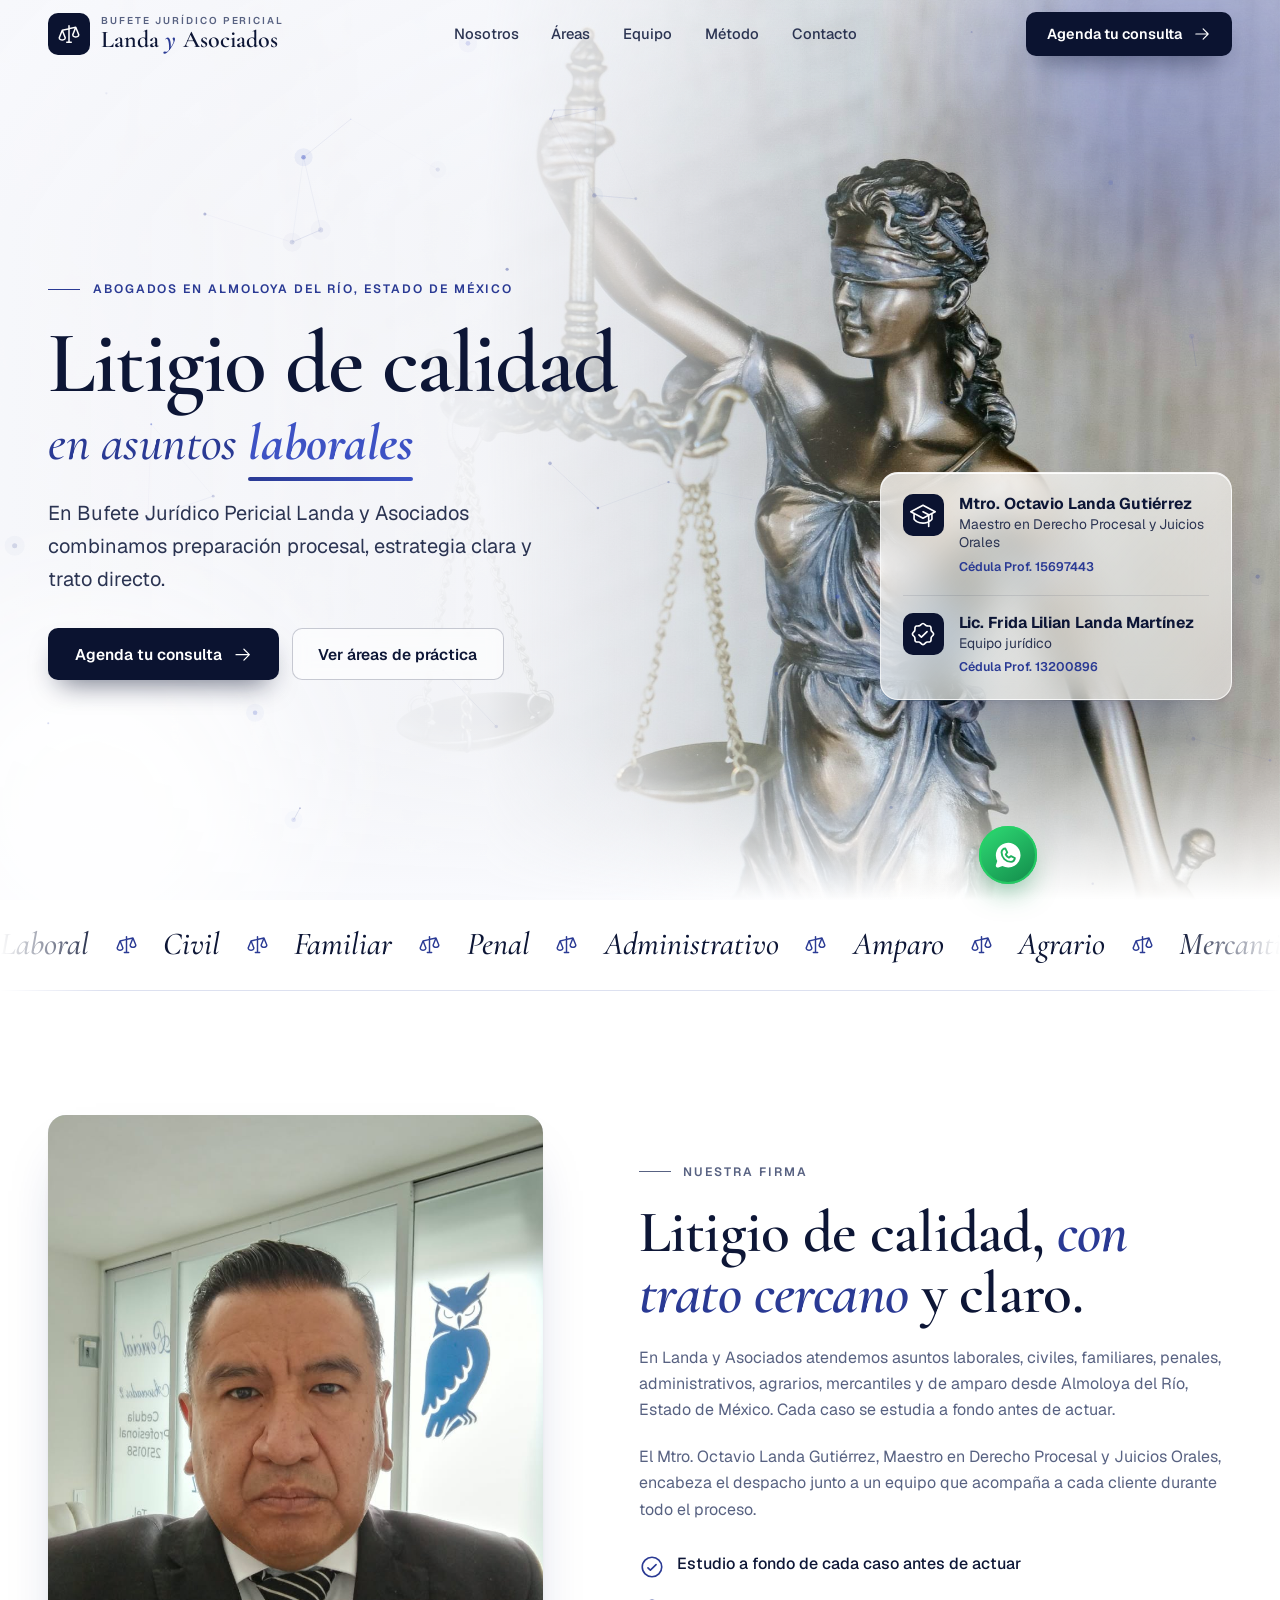
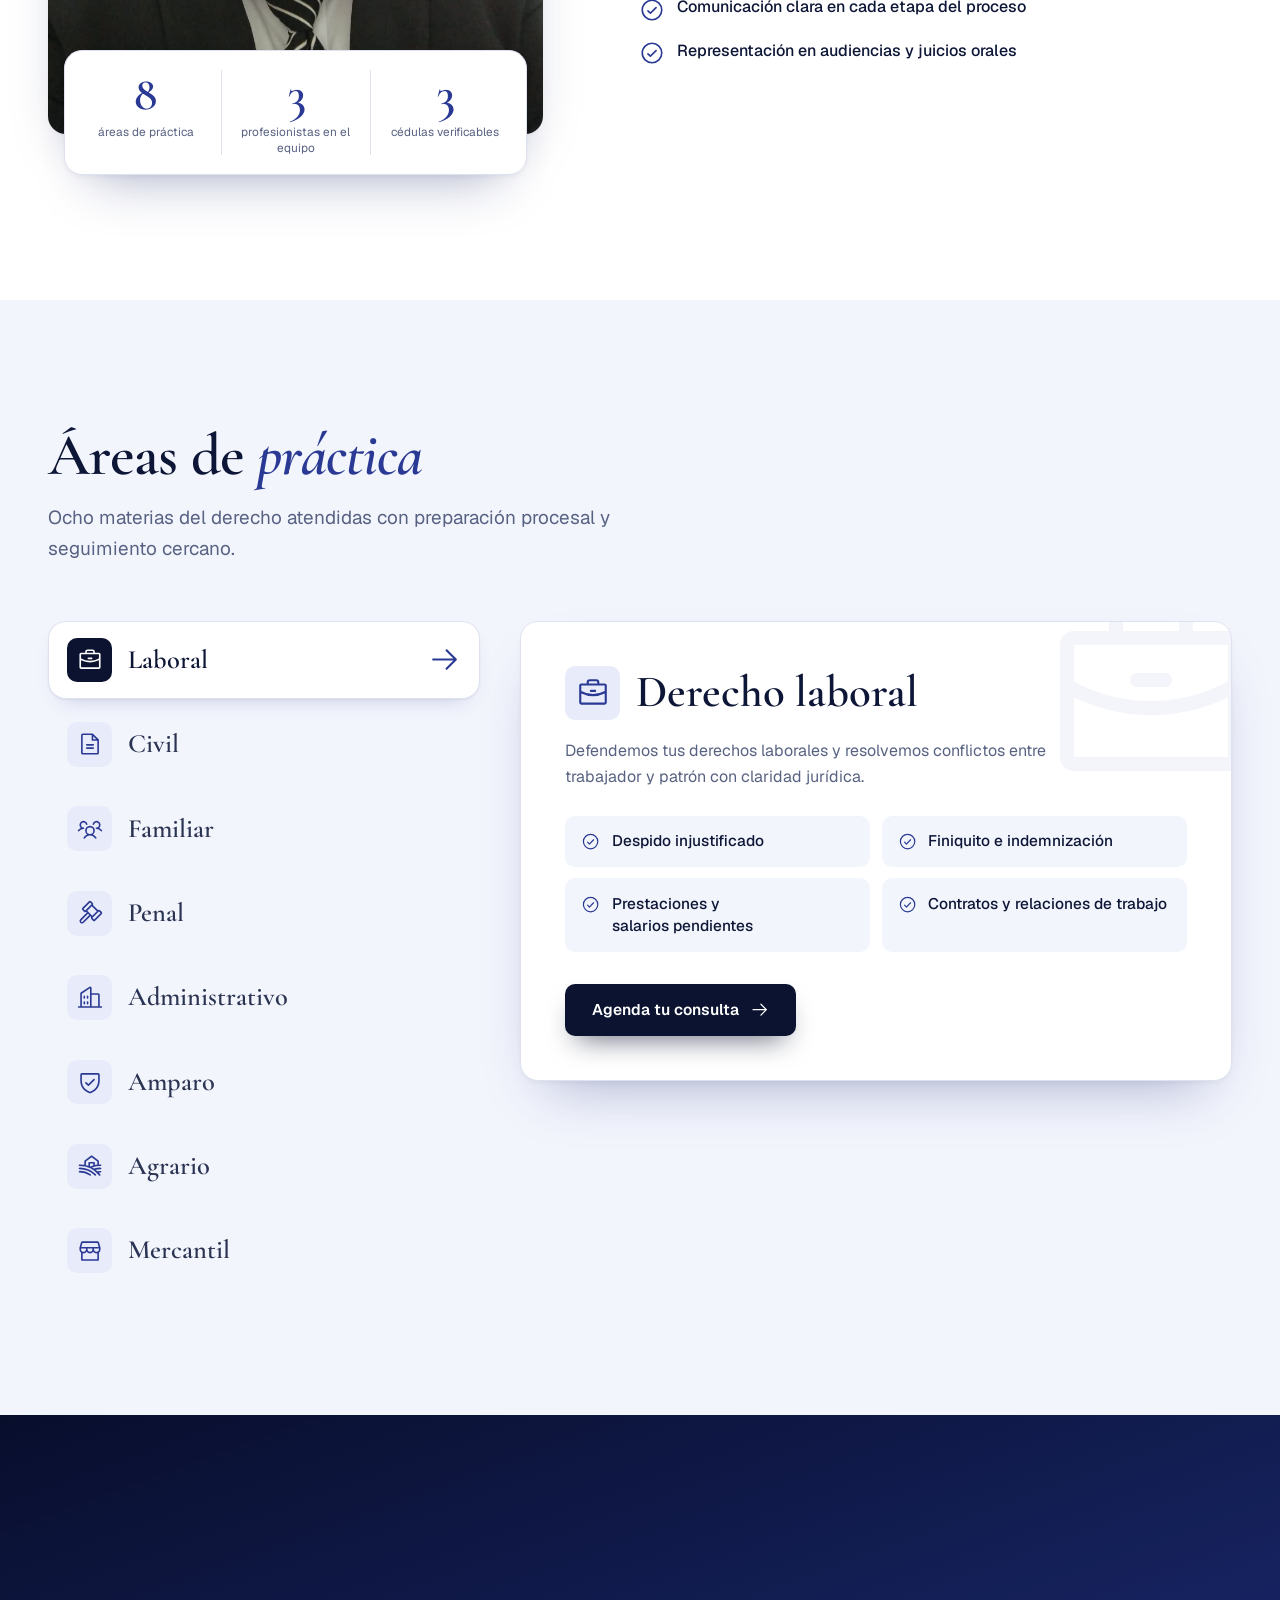
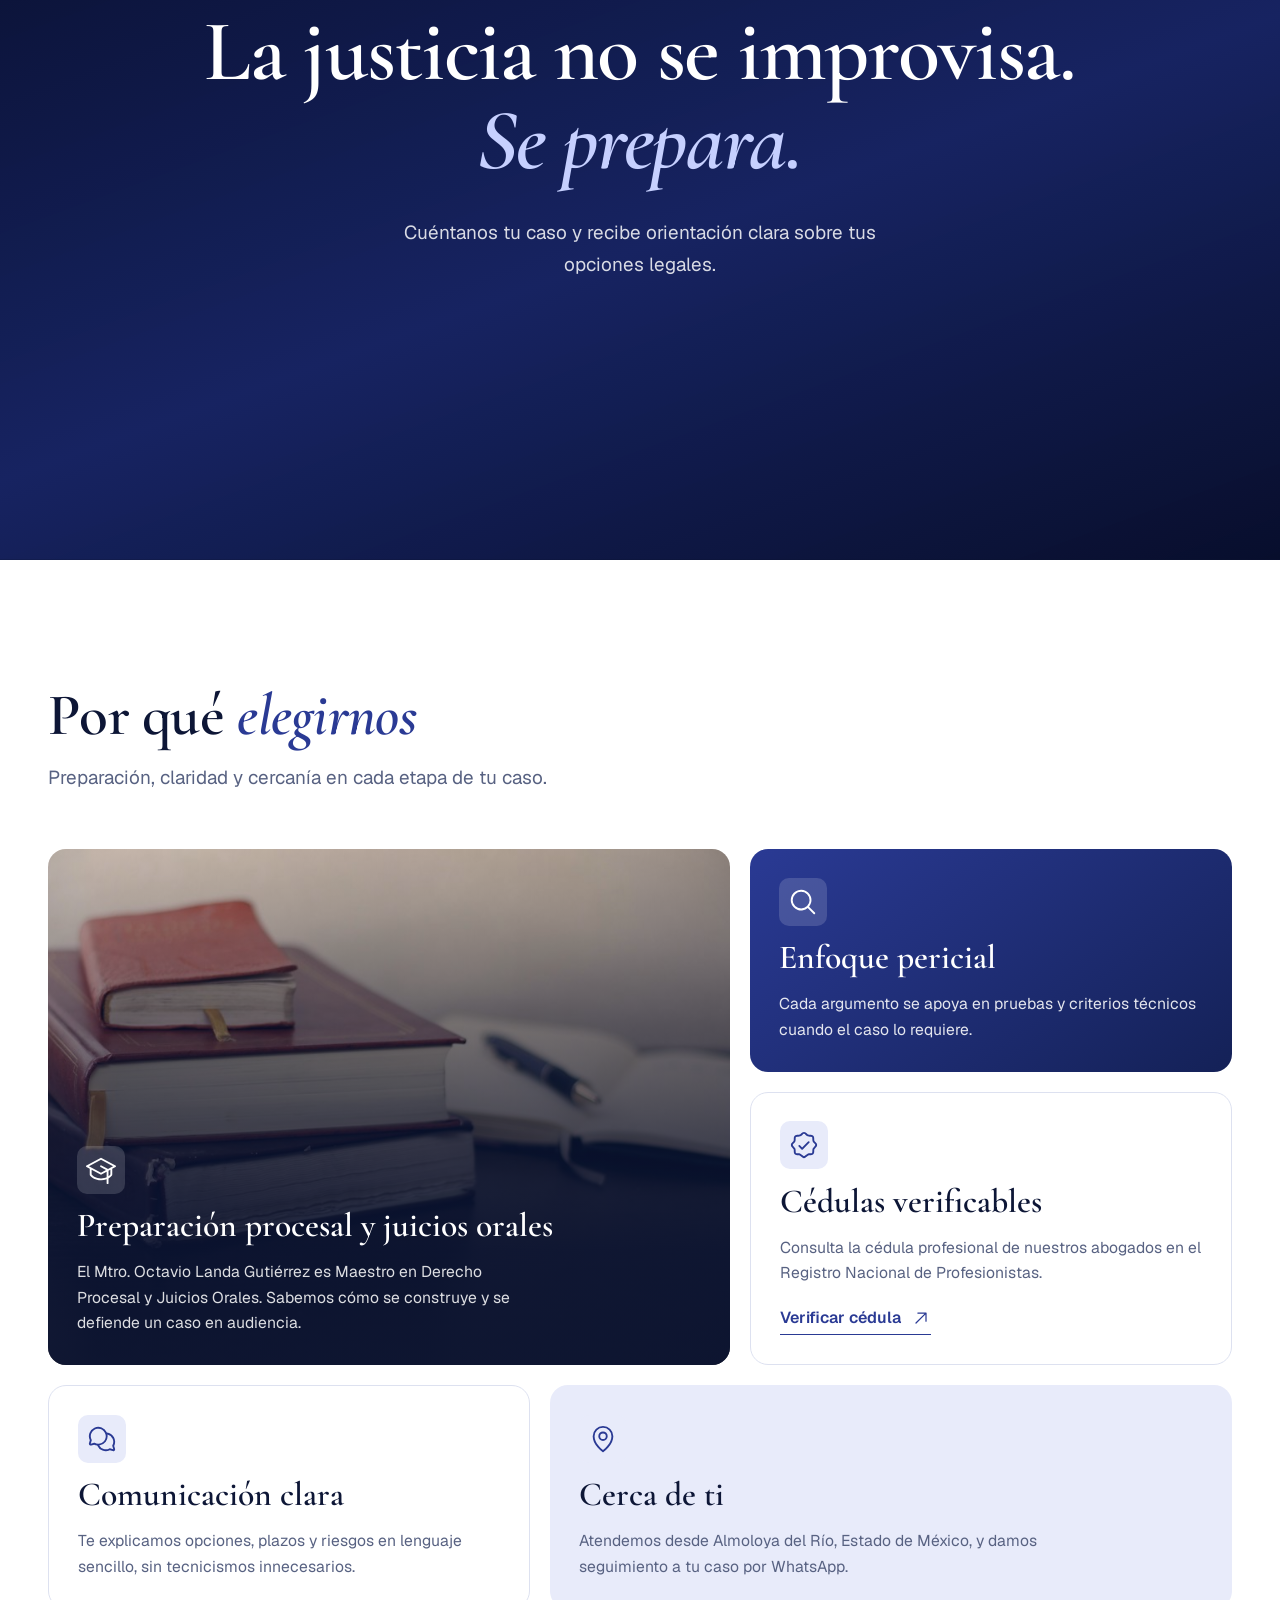
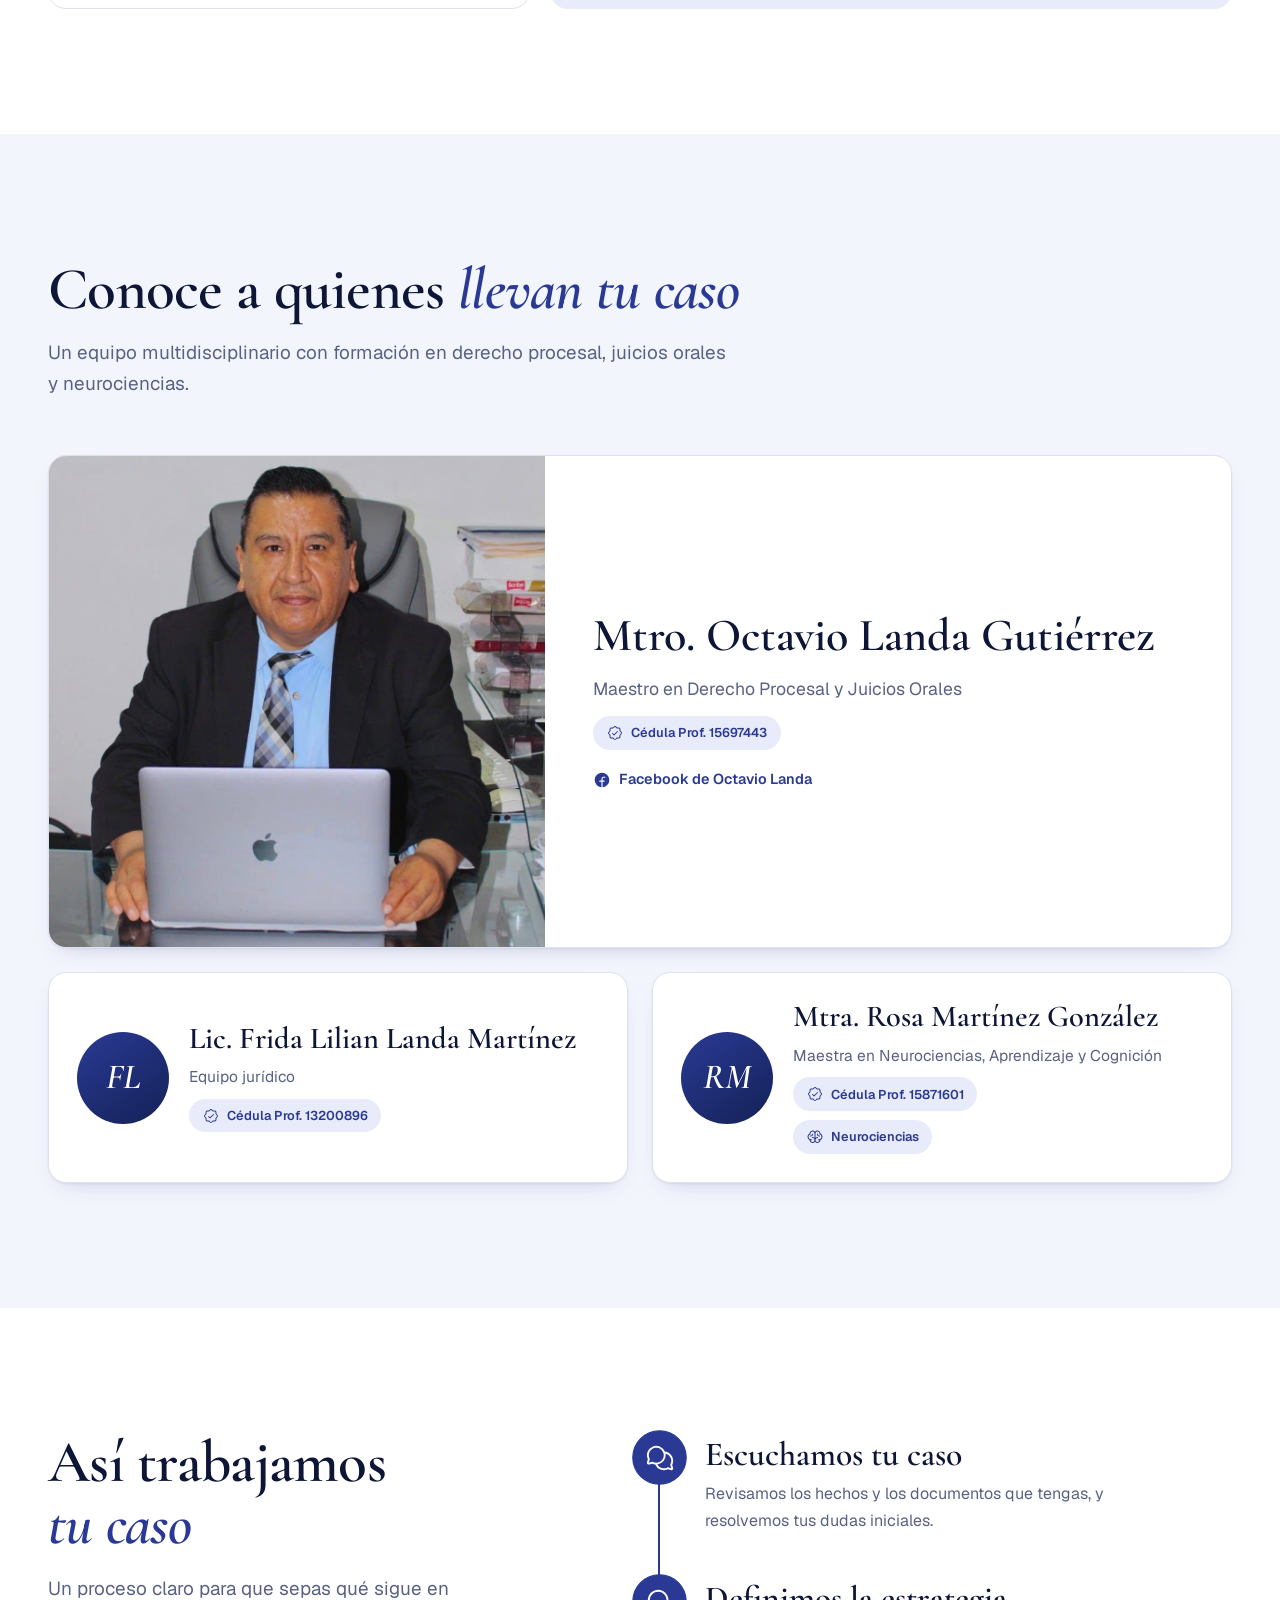
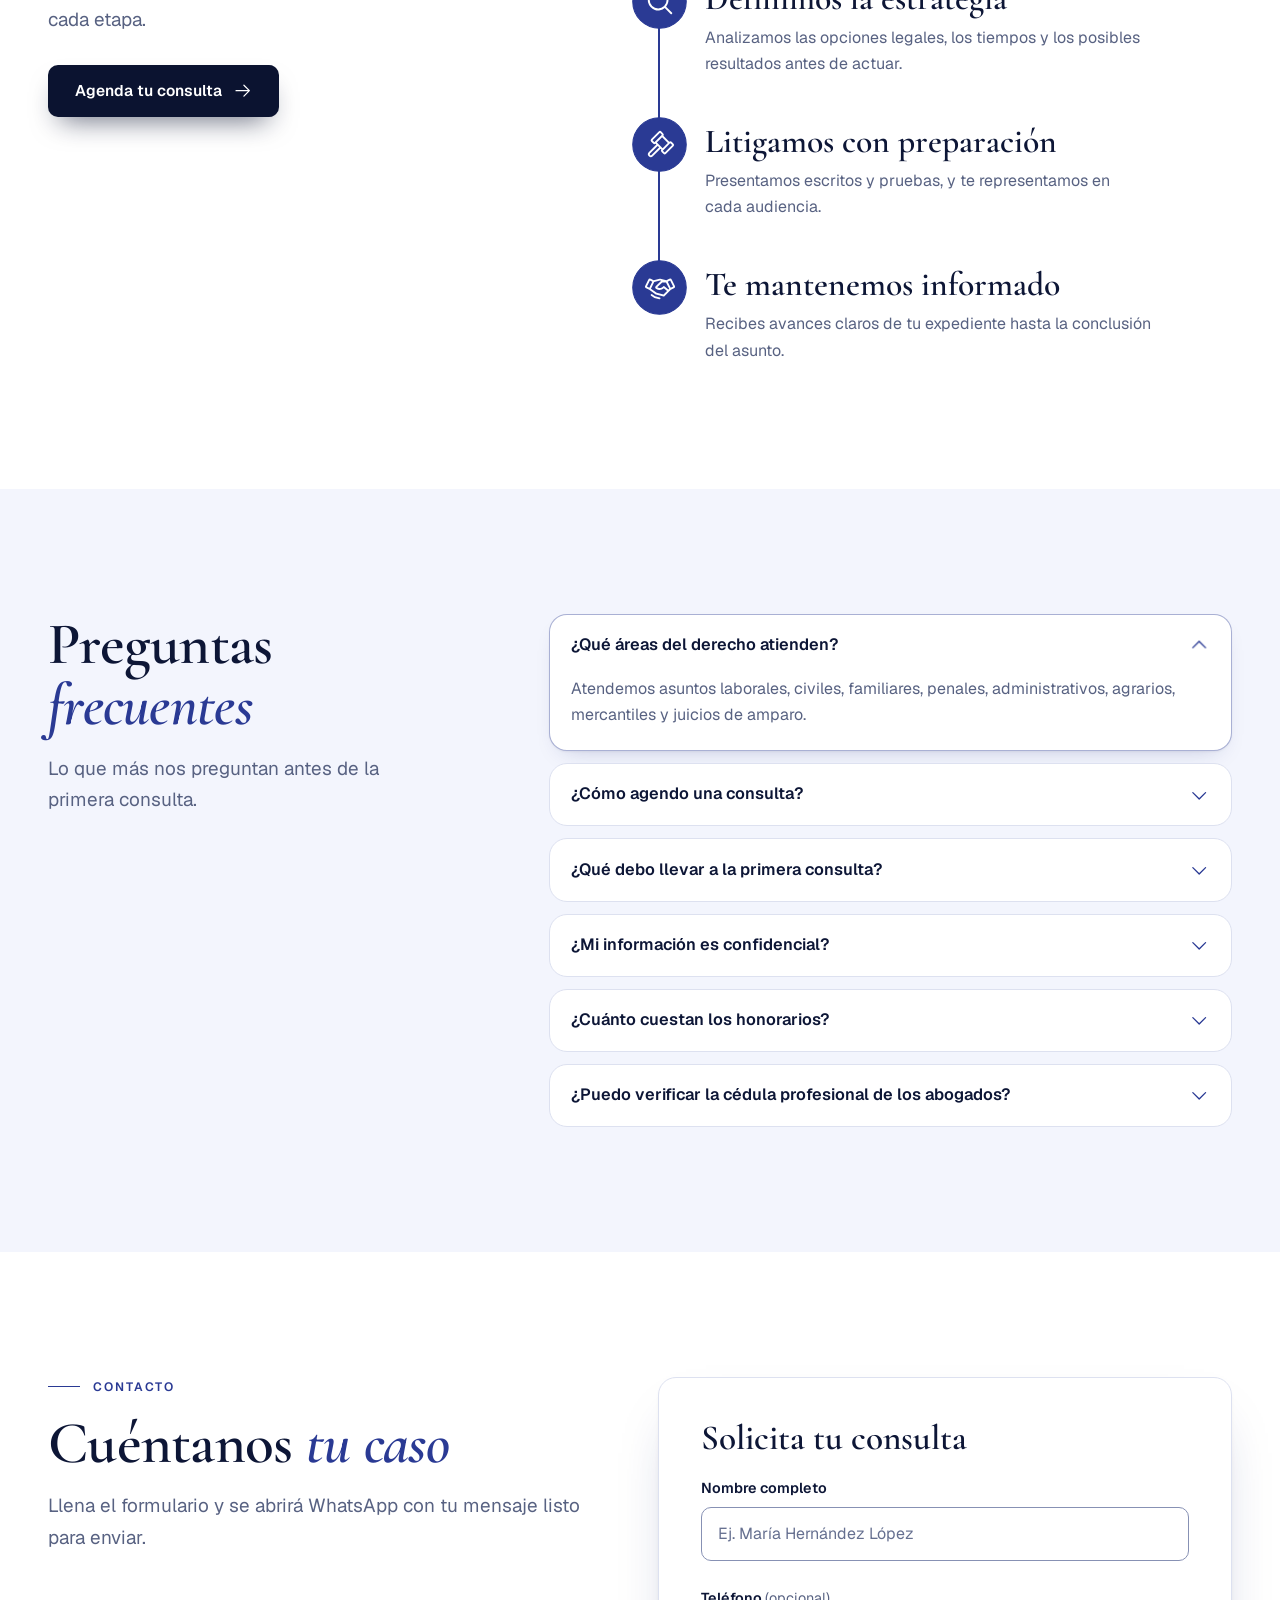
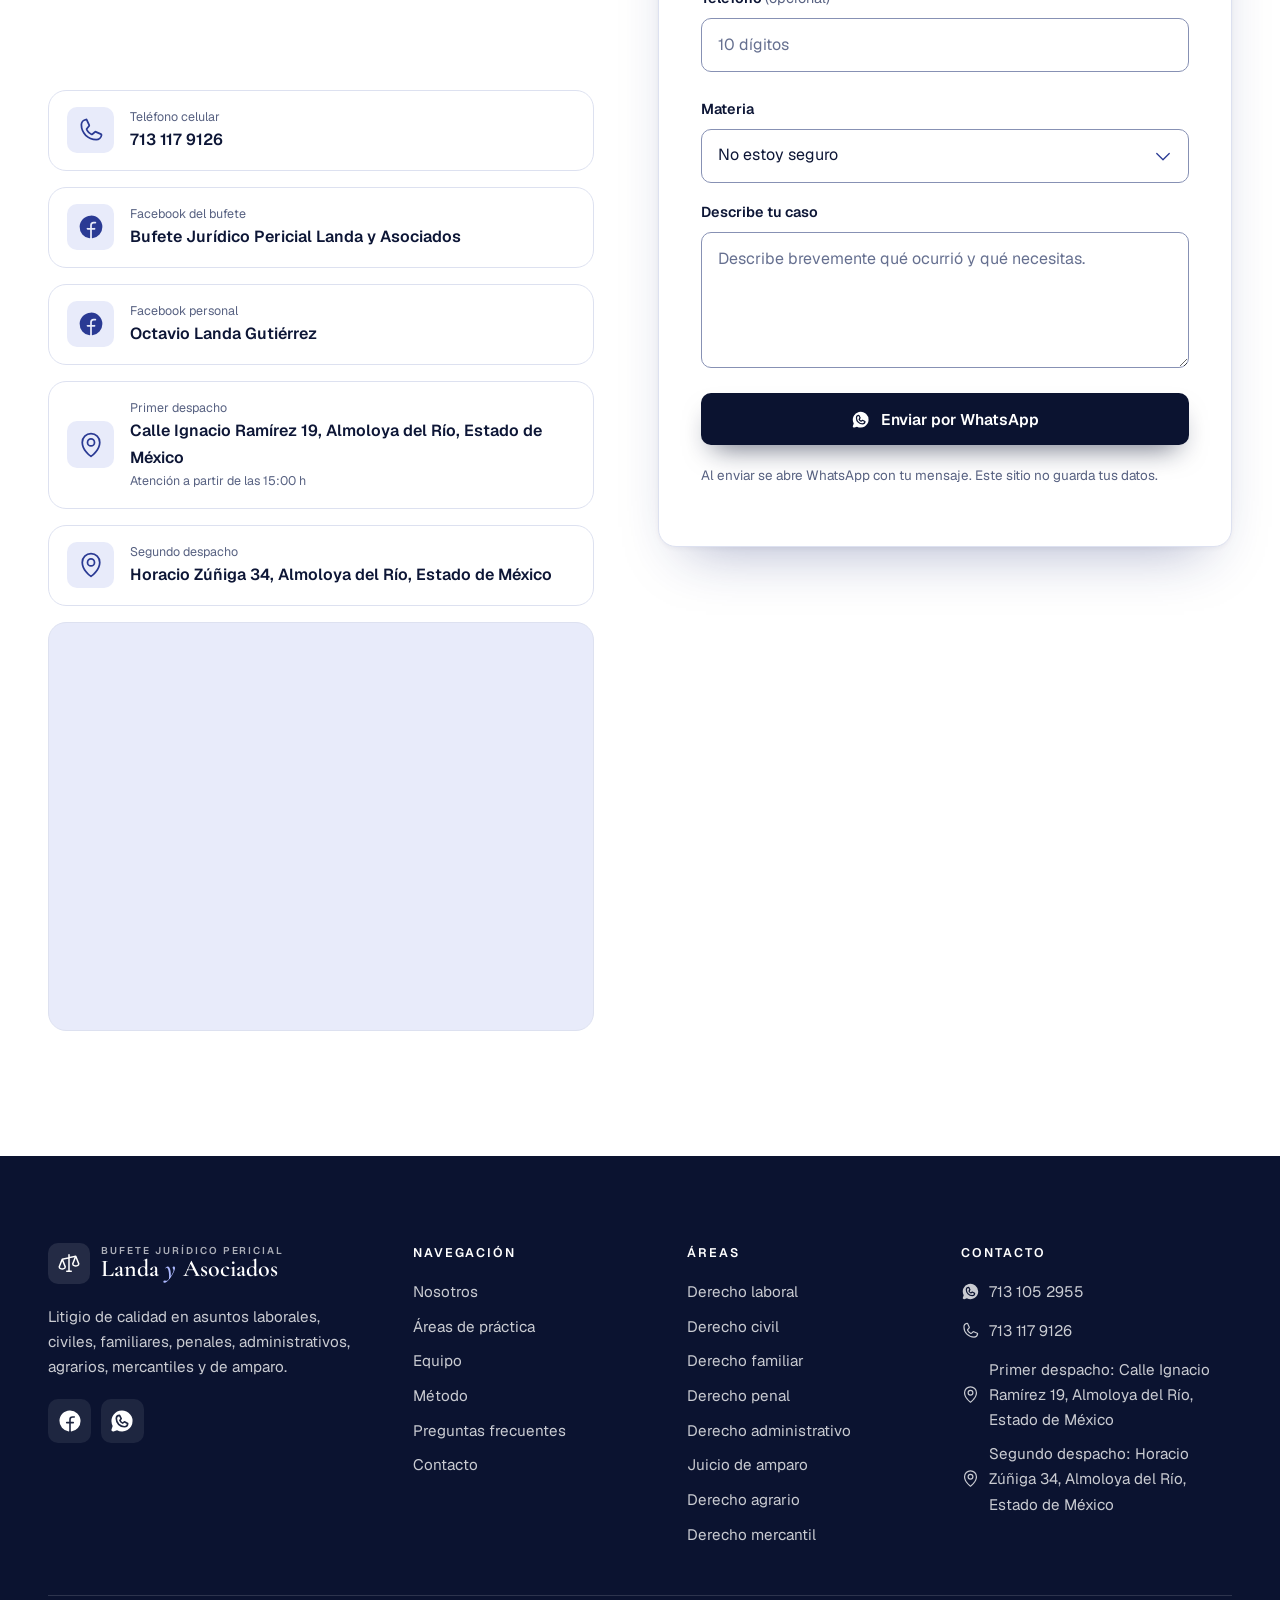
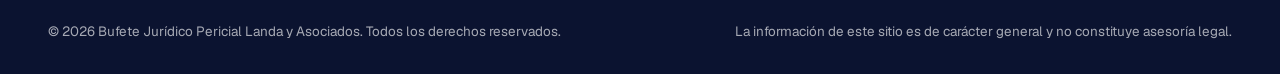
<file: index.html>
<!DOCTYPE html>
<html lang="es-MX" class="no-js">
<head>
  <meta charset="utf-8">
  <meta name="viewport" content="width=device-width, initial-scale=1, viewport-fit=cover">

  <!-- ===== SEO ===== -->
  <title>Abogados en Almoloya del Río, Estado de México | Bufete Jurídico Pericial Landa y Asociados</title>
  <meta name="description" content="Abogados en Almoloya del Río, Estado de México. Litigio de calidad en asuntos laborales, civiles, familiares, penales, administrativos, agrarios, mercantiles y amparo. Consulta por WhatsApp.">
  <meta name="robots" content="index, follow, max-image-preview:large">
  <meta name="theme-color" content="#f8f9fd">
  <meta name="color-scheme" content="light">
  <meta name="author" content="Bufete Jurídico Pericial Landa y Asociados">
  <!-- TODO producción: agregar <link rel="canonical" href="https://TU-DOMINIO/"> y usar URL absoluta en og:image -->

  <meta property="og:type" content="website">
  <meta property="og:locale" content="es_MX">
  <meta property="og:site_name" content="Bufete Jurídico Pericial Landa y Asociados">
  <meta property="og:title" content="Abogados en Almoloya del Río, Estado de México | Landa y Asociados">
  <meta property="og:description" content="Litigio de calidad en asuntos laborales, civiles, familiares, penales, administrativos, agrarios, mercantiles y amparo. Agenda tu consulta.">
  <meta property="og:image" content="img/og-cover.jpg">
  <meta property="og:image:width" content="1200">
  <meta property="og:image:height" content="630">
  <meta property="og:image:alt" content="Estatua de la Justicia con balanza, símbolo del Bufete Jurídico Pericial Landa y Asociados">
  <meta name="twitter:card" content="summary_large_image">

  <link rel="icon" href="data:image/svg+xml,%3Csvg%20xmlns%3D%27http%3A%2F%2Fwww.w3.org%2F2000%2Fsvg%27%20viewBox%3D%270%200%20256%20256%27%3E%3Crect%20width%3D%27256%27%20height%3D%27256%27%20rx%3D%2756%27%20fill%3D%27%230b1330%27%2F%3E%3Cg%20transform%3D%27translate%2840%2040%29%20scale%28.69%29%27%20fill%3D%27%23ffffff%27%3E%3Cpath%20d%3D%27M239.43%2C133l-32-80h0a8%2C8%2C0%2C0%2C0-9.16-4.84L136%2C62V40a8%2C8%2C0%2C0%2C0-16%2C0V65.58L54.26%2C80.19A8%2C8%2C0%2C0%2C0%2C48.57%2C85h0v.06L16.57%2C165a7.92%2C7.92%2C0%2C0%2C0-.57%2C3c0%2C23.31%2C24.54%2C32%2C40%2C32s40-8.69%2C40-32a7.92%2C7.92%2C0%2C0%2C0-.57-3L66.92%2C93.77%2C120%2C82V208H104a8%2C8%2C0%2C0%2C0%2C0%2C16h48a8%2C8%2C0%2C0%2C0%2C0-16H136V78.42L187%2C67.1%2C160.57%2C133a7.92%2C7.92%2C0%2C0%2C0-.57%2C3c0%2C23.31%2C24.54%2C32%2C40%2C32s40-8.69%2C40-32A7.92%2C7.92%2C0%2C0%2C0%2C239.43%2C133ZM56%2C184c-7.53%2C0-22.76-3.61-23.93-14.64L56%2C109.54l23.93%2C59.82C78.76%2C180.39%2C63.53%2C184%2C56%2C184Zm144-32c-7.53%2C0-22.76-3.61-23.93-14.64L200%2C77.54l23.93%2C59.82C222.76%2C148.39%2C207.53%2C152%2C200%2C152Z%27%2F%3E%3C%2Fg%3E%3C%2Fsvg%3E">

  <!-- ===== Rendimiento: fuentes locales e imagen del hero ===== -->
  <link rel="preload" href="fonts/geist-latin.woff2" as="font" type="font/woff2" crossorigin>
  <link rel="preload" href="fonts/cormorant-garamond-latin.woff2" as="font" type="font/woff2" crossorigin>
  <link rel="preload" as="image" href="img/hero-justicia-sm.jpg" media="(max-width: 899px)">
  <link rel="preload" as="image" href="img/hero-justicia-lg.jpg" media="(min-width: 900px)">

  <script>
    /* Marca JS activo. Si main.js no carga en 6 s, se vuelve a modo sin JS para no ocultar contenido. */
    (function (d) {
      var h = d.documentElement;
      h.className = h.className.replace('no-js', 'js');
      setTimeout(function () {
        if (!h.classList.contains('js-ok')) { h.className = h.className.replace('js', 'no-js'); }
      }, 6000);
    })(document);
  </script>

  <link rel="stylesheet" href="style.css">

  <!-- ===== Datos estructurados ===== -->
  <script type="application/ld+json">
  {
    "@context": "https://schema.org",
    "@graph": [
      {
        "@type": "LegalService",
        "@id": "#bufete",
        "name": "Bufete Jurídico Pericial Landa y Asociados",
        "alternateName": "Landa y Asociados",
        "description": "Bufete de abogados en Almoloya del Río, Estado de México. Litigio de calidad en materia laboral, civil, familiar, penal, administrativa, agraria, mercantil y amparo.",
        "telephone": ["+52 713 105 2955", "+52 713 117 9126"],
        "address": {
          "@type": "PostalAddress",
          "streetAddress": "Horacio Zúñiga 34",
          "addressLocality": "Almoloya del Río",
          "addressRegion": "Estado de México",
          "addressCountry": "MX"
        },
        "geo": { "@type": "GeoCoordinates", "latitude": 19.1581059, "longitude": -99.4885559 },
        "hasMap": "https://maps.app.goo.gl/gFDHYx5vpFpHCTfm7",
        "areaServed": { "@type": "City", "name": "Almoloya del Río, Estado de México" },
        "knowsAbout": ["Derecho laboral", "Derecho civil", "Derecho familiar", "Derecho penal", "Derecho administrativo", "Derecho agrario", "Derecho mercantil", "Juicio de amparo", "Derecho procesal", "Juicios orales"],
        "sameAs": [
          "https://www.facebook.com/share/1JVR1VUr8X/",
          "https://www.facebook.com/share/1EXdh7UYNw/"
        ],
        "employee": [
          { "@type": "Person", "name": "Octavio Landa Gutiérrez", "honorificPrefix": "Mtro.", "jobTitle": "Maestro en Derecho Procesal y Juicios Orales" },
          { "@type": "Person", "name": "Frida Lilian Landa Martínez", "honorificPrefix": "Lic.", "jobTitle": "Licenciada del equipo jurídico" },
          { "@type": "Person", "name": "Rosa Martínez González", "honorificPrefix": "Mtra.", "jobTitle": "Maestra en Neurociencias, Aprendizaje y Cognición" }
        ]
      },
      {
        "@type": "FAQPage",
        "mainEntity": [
          { "@type": "Question", "name": "¿Qué áreas del derecho atienden?", "acceptedAnswer": { "@type": "Answer", "text": "Atendemos asuntos laborales, civiles, familiares, penales, administrativos, agrarios, mercantiles y juicios de amparo." } },
          { "@type": "Question", "name": "¿Cómo agendo una consulta?", "acceptedAnswer": { "@type": "Answer", "text": "Escríbenos por WhatsApp al 713 105 2955 o llena el formulario de esta página. Te responderemos para acordar el día y la hora." } },
          { "@type": "Question", "name": "¿Qué debo llevar a la primera consulta?", "acceptedAnswer": { "@type": "Answer", "text": "Una identificación oficial y los documentos relacionados con tu asunto: contratos, citatorios, notificaciones, resoluciones o escritos. Si aún no los reúnes, cuéntanos tu caso y te orientamos." } },
          { "@type": "Question", "name": "¿Mi información es confidencial?", "acceptedAnswer": { "@type": "Answer", "text": "Sí. Los abogados estamos obligados al secreto profesional, por lo que todo lo que nos compartas se maneja con estricta reserva." } },
          { "@type": "Question", "name": "¿Cuánto cuestan los honorarios?", "acceptedAnswer": { "@type": "Answer", "text": "Dependen de la materia, la complejidad y la etapa del asunto. Cuéntanos tu caso por WhatsApp y te orientamos." } },
          { "@type": "Question", "name": "¿Puedo verificar la cédula profesional de los abogados?", "acceptedAnswer": { "@type": "Answer", "text": "Sí. Puedes consultarla en el Registro Nacional de Profesionistas de la SEP. Los números de cédula aparecen en la sección Equipo." } }
        ]
      }
    ]
  }
  </script>
</head>

<body>
  <a class="skip" href="#contenido">Saltar al contenido</a>

  <!-- ==================================================================
       CARGA INICIAL: anillo de progreso con la balanza en equilibrio
  =================================================================== -->
  <div class="loader" id="loader" role="status" aria-live="polite" aria-label="Cargando sitio">
    <div class="loader__bg"></div>
    <div class="loader__core">
      <div class="loader__ring">
        <svg viewBox="0 0 120 120" aria-hidden="true" focusable="false">
          <circle class="loader__track" cx="60" cy="60" r="52"/>
          <circle class="loader__bar" id="loaderBar" cx="60" cy="60" r="52"/>
          <circle class="loader__orbit" cx="60" cy="60" r="58"/>
        </svg>
        <div class="loader__mark"><svg class="icon" aria-hidden="true"><use href="#i-scales"/></svg></div>
      </div>
      <p class="loader__name">Landa <em>y</em> Asociados</p>
      <p class="loader__sub">Bufete Jurídico Pericial</p>
      <p class="loader__pct"><span id="loaderPct">0</span>%</p>
    </div>
  </div>

  <div class="progress" aria-hidden="true"></div>

  <!-- ==================================================================
       HEADER
  =================================================================== -->
  <header class="site-header" id="header">
    <div class="container site-header__bar">
      <a class="brand" href="#inicio" aria-label="Bufete Jurídico Pericial Landa y Asociados, ir al inicio">
        <span class="brand__mark"><svg class="icon" aria-hidden="true"><use href="#i-scales"/></svg></span>
        <span class="brand__text">
          <span class="brand__kicker">Bufete Jurídico Pericial</span>
          <span class="brand__name">Landa <em>y</em> Asociados</span>
        </span>
      </a>

      <nav class="nav" aria-label="Principal">
        <ul class="nav__list">
          <li><a class="nav__link" href="#nosotros">Nosotros</a></li>
          <li><a class="nav__link" href="#areas">Áreas</a></li>
          <li><a class="nav__link" href="#equipo">Equipo</a></li>
          <li><a class="nav__link" href="#metodo">Método</a></li>
          <li><a class="nav__link" href="#contacto">Contacto</a></li>
        </ul>
      </nav>

      <a class="btn btn--primary header__cta" href="https://wa.me/527131052955" target="_blank" rel="noopener" data-wa>
        Agenda tu consulta <svg class="icon" aria-hidden="true"><use href="#i-arrow-right"/></svg>
      </a>

      <button class="menu-btn" id="menuBtn" type="button" aria-expanded="false" aria-controls="menu" aria-label="Abrir menú">
        <svg class="icon icon--list" aria-hidden="true"><use href="#i-list"/></svg>
        <svg class="icon icon--x" aria-hidden="true"><use href="#i-x"/></svg>
      </button>
    </div>
  </header>

  <!-- Menú móvil -->
  <div class="menu" id="menu" role="dialog" aria-modal="true" aria-label="Menú de navegación">
    <nav aria-label="Menú móvil">
      <ul class="menu__list">
        <li><a class="menu__link" style="--i:0" href="#nosotros">Nosotros <svg class="icon" aria-hidden="true"><use href="#i-arrow-up-right"/></svg></a></li>
        <li><a class="menu__link" style="--i:1" href="#areas">Áreas de práctica <svg class="icon" aria-hidden="true"><use href="#i-arrow-up-right"/></svg></a></li>
        <li><a class="menu__link" style="--i:2" href="#equipo">Equipo <svg class="icon" aria-hidden="true"><use href="#i-arrow-up-right"/></svg></a></li>
        <li><a class="menu__link" style="--i:3" href="#metodo">Método <svg class="icon" aria-hidden="true"><use href="#i-arrow-up-right"/></svg></a></li>
        <li><a class="menu__link" style="--i:4" href="#preguntas">Preguntas <svg class="icon" aria-hidden="true"><use href="#i-arrow-up-right"/></svg></a></li>
        <li><a class="menu__link" style="--i:5" href="#contacto">Contacto <svg class="icon" aria-hidden="true"><use href="#i-arrow-up-right"/></svg></a></li>
      </ul>
    </nav>
    <div class="menu__foot">
      <a class="btn btn--primary btn--block" href="https://wa.me/527131052955" target="_blank" rel="noopener" data-wa>
        Agenda tu consulta <svg class="icon" aria-hidden="true"><use href="#i-arrow-right"/></svg>
      </a>
      <p class="menu__meta"><svg class="icon" aria-hidden="true"><use href="#i-map-pin"/></svg> Almoloya del Río, Estado de México</p>
    </div>
  </div>

  <main id="contenido">

    <!-- ================================================================
         HERO: fondo fijo (capa fixed recortada), partículas y titular rotatorio
    ================================================================= -->
    <section class="hero" id="inicio" aria-labelledby="hero-title">
      <!-- Foto: estatua de la Justicia (Unsplash, licencia libre) -->
      <div class="hero__bg" aria-hidden="true"></div>
      <div class="hero__veil" aria-hidden="true"></div>
      <div class="hero__glow hero__glow--a" aria-hidden="true"></div>
      <div class="hero__glow hero__glow--b" aria-hidden="true"></div>
      <div class="hero__sheen" aria-hidden="true"></div>
      <canvas class="hero__canvas" id="heroCanvas" aria-hidden="true"></canvas>

      <div class="hero__inner">
        <div class="hero__copy">
          <p class="eyebrow hero__eyebrow" data-hero style="--d:.1s">Abogados en Almoloya del Río, Estado de México</p>

          <h1 class="hero__title" id="hero-title">
            <span class="ln"><span class="ln__in" style="--d:.15s">Litigio de calidad</span></span>
            <span class="ln ln--sub"><span class="ln__in" style="--d:.32s">en asuntos <span class="rot" id="rotator" data-words="laborales|civiles|familiares|penales|administrativos|de amparo|agrarios|mercantiles"><span class="rot__w">laborales</span></span></span></span>
          </h1>

          <p class="hero__lead" data-hero style="--d:.55s">En Bufete Jurídico Pericial Landa y Asociados combinamos preparación procesal, estrategia clara y trato directo.</p>

          <div class="hero__cta" data-hero style="--d:.72s">
            <a class="btn btn--primary btn--magnetic" href="https://wa.me/527131052955" target="_blank" rel="noopener" data-wa>
              Agenda tu consulta <svg class="icon" aria-hidden="true"><use href="#i-arrow-right"/></svg>
            </a>
            <a class="btn btn--ghost" href="#areas">Ver áreas de práctica</a>
          </div>
        </div>

        <aside class="hero__card" aria-label="Profesionistas del bufete">
          <div class="hero__card-row">
            <span class="hero__card-ico"><svg class="icon" aria-hidden="true"><use href="#i-graduation-cap"/></svg></span>
            <div>
              <strong>Mtro. Octavio Landa Gutiérrez</strong>
              <span class="sub">Maestro en Derecho Procesal y Juicios Orales</span>
              <small>Cédula Prof. 15697443</small>
            </div>
          </div>
          <div class="hero__card-row">
            <span class="hero__card-ico"><svg class="icon" aria-hidden="true"><use href="#i-seal-check"/></svg></span>
            <div>
              <strong>Lic. Frida Lilian Landa Martínez</strong>
              <span class="sub">Equipo jurídico</span>
              <small>Cédula Prof. 13200896</small>
            </div>
          </div>
        </aside>
      </div>
    </section>

    <!-- ================================================================
         CINTA DE ESPECIALIDADES (único marquee de la página)
    ================================================================= -->
    <section class="ribbon" aria-label="Especialidades del bufete">
      <div class="ribbon__track">
        <div class="ribbon__group">
          <span class="ribbon__item">Laboral <svg class="icon" aria-hidden="true"><use href="#i-scales"/></svg></span>
          <span class="ribbon__item">Civil <svg class="icon" aria-hidden="true"><use href="#i-scales"/></svg></span>
          <span class="ribbon__item">Familiar <svg class="icon" aria-hidden="true"><use href="#i-scales"/></svg></span>
          <span class="ribbon__item">Penal <svg class="icon" aria-hidden="true"><use href="#i-scales"/></svg></span>
          <span class="ribbon__item">Administrativo <svg class="icon" aria-hidden="true"><use href="#i-scales"/></svg></span>
          <span class="ribbon__item">Amparo <svg class="icon" aria-hidden="true"><use href="#i-scales"/></svg></span>
          <span class="ribbon__item">Agrario <svg class="icon" aria-hidden="true"><use href="#i-scales"/></svg></span>
          <span class="ribbon__item">Mercantil <svg class="icon" aria-hidden="true"><use href="#i-scales"/></svg></span>
          <span class="ribbon__item">Juicios orales <svg class="icon" aria-hidden="true"><use href="#i-scales"/></svg></span>
          <span class="ribbon__item">Pericial <svg class="icon" aria-hidden="true"><use href="#i-scales"/></svg></span>
        </div>
        <div class="ribbon__group" aria-hidden="true">
          <span class="ribbon__item">Laboral <svg class="icon"><use href="#i-scales"/></svg></span>
          <span class="ribbon__item">Civil <svg class="icon"><use href="#i-scales"/></svg></span>
          <span class="ribbon__item">Familiar <svg class="icon"><use href="#i-scales"/></svg></span>
          <span class="ribbon__item">Penal <svg class="icon"><use href="#i-scales"/></svg></span>
          <span class="ribbon__item">Administrativo <svg class="icon"><use href="#i-scales"/></svg></span>
          <span class="ribbon__item">Amparo <svg class="icon"><use href="#i-scales"/></svg></span>
          <span class="ribbon__item">Agrario <svg class="icon"><use href="#i-scales"/></svg></span>
          <span class="ribbon__item">Mercantil <svg class="icon"><use href="#i-scales"/></svg></span>
          <span class="ribbon__item">Juicios orales <svg class="icon"><use href="#i-scales"/></svg></span>
          <span class="ribbon__item">Pericial <svg class="icon"><use href="#i-scales"/></svg></span>
        </div>
      </div>
    </section>

    <!-- ================================================================
         NOSOTROS
    ================================================================= -->
    <section class="section" id="nosotros" aria-labelledby="nosotros-title">
      <div class="container about">
        <div class="about__media">
          <figure class="about__photo" data-reveal="mask">
            <img src="img/octavio-landa-nosotros.jpg" width="960" height="1280" loading="lazy" decoding="async"
                 alt="Mtro. Octavio Landa Gutiérrez en su despacho de Almoloya del Río, Estado de México">
          </figure>
          <div class="about__stats" data-reveal="up" style="--d:.35s">
            <div class="stat"><span class="stat__num" data-count="8">8</span><span class="stat__label">áreas de práctica</span></div>
            <div class="stat"><span class="stat__num" data-count="3">3</span><span class="stat__label">profesionistas en el equipo</span></div>
            <div class="stat"><span class="stat__num" data-count="3">3</span><span class="stat__label">cédulas verificables</span></div>
          </div>
        </div>

        <div class="about__body">
          <p class="eyebrow" data-reveal="up">Nuestra firma</p>
          <h2 class="title" id="nosotros-title" data-reveal="up" style="--d:.08s">Litigio de calidad, <em>con trato cercano</em> y claro.</h2>
          <p data-reveal="up" style="--d:.16s">En Landa y Asociados atendemos asuntos laborales, civiles, familiares, penales, administrativos, agrarios, mercantiles y de amparo desde Almoloya del Río, Estado de México. Cada caso se estudia a fondo antes de actuar.</p>
          <p data-reveal="up" style="--d:.22s">El Mtro. Octavio Landa Gutiérrez, Maestro en Derecho Procesal y Juicios Orales, encabeza el despacho junto a un equipo que acompaña a cada cliente durante todo el proceso.</p>
          <ul class="checks" data-reveal="up" style="--d:.3s">
            <li><svg class="icon" aria-hidden="true"><use href="#i-check-circle"/></svg>Estudio a fondo de cada caso antes de actuar</li>
            <li><svg class="icon" aria-hidden="true"><use href="#i-check-circle"/></svg>Comunicación clara en cada etapa del proceso</li>
            <li><svg class="icon" aria-hidden="true"><use href="#i-check-circle"/></svg>Representación en audiencias y juicios orales</li>
          </ul>
          <a class="link-arrow" href="#equipo" data-reveal="up" style="--d:.36s">Conoce al equipo <svg class="icon" aria-hidden="true"><use href="#i-arrow-right"/></svg></a>
        </div>
      </div>
    </section>

    <!-- ================================================================
         ÁREAS DE PRÁCTICA (pestañas maestro-detalle)
    ================================================================= -->
    <section class="section section--tint" id="areas" aria-labelledby="areas-title">
      <div class="container">
        <div class="section__head">
          <h2 class="title" id="areas-title" data-reveal="up">Áreas de <em>práctica</em></h2>
          <p class="lead" data-reveal="up" style="--d:.1s">Ocho materias del derecho atendidas con preparación procesal y seguimiento cercano.</p>
        </div>

        <div class="areas" data-reveal="up" style="--d:.15s">
          <div class="areas__tabs" role="tablist" aria-label="Áreas de práctica">
            <button class="tab" role="tab" id="tab-laboral" aria-controls="panel-laboral" aria-selected="true" type="button">
              <span class="tab__label"><span class="tab__ico"><svg class="icon" aria-hidden="true"><use href="#i-briefcase"/></svg></span>Laboral</span>
              <svg class="icon tab__arrow" aria-hidden="true"><use href="#i-arrow-right"/></svg>
            </button>
            <button class="tab" role="tab" id="tab-civil" aria-controls="panel-civil" aria-selected="false" tabindex="-1" type="button">
              <span class="tab__label"><span class="tab__ico"><svg class="icon" aria-hidden="true"><use href="#i-file-text"/></svg></span>Civil</span>
              <svg class="icon tab__arrow" aria-hidden="true"><use href="#i-arrow-right"/></svg>
            </button>
            <button class="tab" role="tab" id="tab-familiar" aria-controls="panel-familiar" aria-selected="false" tabindex="-1" type="button">
              <span class="tab__label"><span class="tab__ico"><svg class="icon" aria-hidden="true"><use href="#i-users-three"/></svg></span>Familiar</span>
              <svg class="icon tab__arrow" aria-hidden="true"><use href="#i-arrow-right"/></svg>
            </button>
            <button class="tab" role="tab" id="tab-penal" aria-controls="panel-penal" aria-selected="false" tabindex="-1" type="button">
              <span class="tab__label"><span class="tab__ico"><svg class="icon" aria-hidden="true"><use href="#i-gavel"/></svg></span>Penal</span>
              <svg class="icon tab__arrow" aria-hidden="true"><use href="#i-arrow-right"/></svg>
            </button>
            <button class="tab" role="tab" id="tab-administrativo" aria-controls="panel-administrativo" aria-selected="false" tabindex="-1" type="button">
              <span class="tab__label"><span class="tab__ico"><svg class="icon" aria-hidden="true"><use href="#i-buildings"/></svg></span>Administrativo</span>
              <svg class="icon tab__arrow" aria-hidden="true"><use href="#i-arrow-right"/></svg>
            </button>
            <button class="tab" role="tab" id="tab-amparo" aria-controls="panel-amparo" aria-selected="false" tabindex="-1" type="button">
              <span class="tab__label"><span class="tab__ico"><svg class="icon" aria-hidden="true"><use href="#i-shield-check"/></svg></span>Amparo</span>
              <svg class="icon tab__arrow" aria-hidden="true"><use href="#i-arrow-right"/></svg>
            </button>
            <button class="tab" role="tab" id="tab-agrario" aria-controls="panel-agrario" aria-selected="false" tabindex="-1" type="button">
              <span class="tab__label"><span class="tab__ico"><svg class="icon" aria-hidden="true"><use href="#i-farm"/></svg></span>Agrario</span>
              <svg class="icon tab__arrow" aria-hidden="true"><use href="#i-arrow-right"/></svg>
            </button>
            <button class="tab" role="tab" id="tab-mercantil" aria-controls="panel-mercantil" aria-selected="false" tabindex="-1" type="button">
              <span class="tab__label"><span class="tab__ico"><svg class="icon" aria-hidden="true"><use href="#i-storefront"/></svg></span>Mercantil</span>
              <svg class="icon tab__arrow" aria-hidden="true"><use href="#i-arrow-right"/></svg>
            </button>
          </div>

          <div class="areas__panels">
            <!-- NOTA: los asuntos listados por materia son típicos de cada área. Confirmar con el cliente. -->
            <div class="panel is-active" role="tabpanel" id="panel-laboral" aria-labelledby="tab-laboral" tabindex="0">
              <svg class="panel__ghost" aria-hidden="true"><use href="#i-briefcase"/></svg>
              <div class="panel__head"><span class="panel__ico"><svg class="icon" aria-hidden="true"><use href="#i-briefcase"/></svg></span><h3 class="panel__title">Derecho laboral</h3></div>
              <p class="panel__lead">Defendemos tus derechos laborales y resolvemos conflictos entre trabajador y patrón con claridad jurídica.</p>
              <ul class="panel__list">
                <li><svg class="icon" aria-hidden="true"><use href="#i-check-circle"/></svg>Despido injustificado</li>
                <li><svg class="icon" aria-hidden="true"><use href="#i-check-circle"/></svg>Finiquito e indemnización</li>
                <li><svg class="icon" aria-hidden="true"><use href="#i-check-circle"/></svg>Prestaciones y salarios pendientes</li>
                <li><svg class="icon" aria-hidden="true"><use href="#i-check-circle"/></svg>Contratos y relaciones de trabajo</li>
              </ul>
              <a class="btn btn--primary" href="https://wa.me/527131052955" target="_blank" rel="noopener" data-wa data-wa-text="Hola, quisiera agendar una consulta sobre un asunto laboral.">Agenda tu consulta <svg class="icon" aria-hidden="true"><use href="#i-arrow-right"/></svg></a>
            </div>

            <div class="panel" role="tabpanel" id="panel-civil" aria-labelledby="tab-civil" tabindex="0" hidden>
              <svg class="panel__ghost" aria-hidden="true"><use href="#i-file-text"/></svg>
              <div class="panel__head"><span class="panel__ico"><svg class="icon" aria-hidden="true"><use href="#i-file-text"/></svg></span><h3 class="panel__title">Derecho civil</h3></div>
              <p class="panel__lead">Protegemos tu patrimonio y damos certeza jurídica a tus contratos, bienes y obligaciones.</p>
              <ul class="panel__list">
                <li><svg class="icon" aria-hidden="true"><use href="#i-check-circle"/></svg>Contratos y cobro de adeudos</li>
                <li><svg class="icon" aria-hidden="true"><use href="#i-check-circle"/></svg>Arrendamiento y desocupación</li>
                <li><svg class="icon" aria-hidden="true"><use href="#i-check-circle"/></svg>Propiedad y posesión de inmuebles</li>
                <li><svg class="icon" aria-hidden="true"><use href="#i-check-circle"/></svg>Juicios sucesorios y testamentos</li>
              </ul>
              <a class="btn btn--primary" href="https://wa.me/527131052955" target="_blank" rel="noopener" data-wa data-wa-text="Hola, quisiera agendar una consulta sobre un asunto civil.">Agenda tu consulta <svg class="icon" aria-hidden="true"><use href="#i-arrow-right"/></svg></a>
            </div>

            <div class="panel" role="tabpanel" id="panel-familiar" aria-labelledby="tab-familiar" tabindex="0" hidden>
              <svg class="panel__ghost" aria-hidden="true"><use href="#i-users-three"/></svg>
              <div class="panel__head"><span class="panel__ico"><svg class="icon" aria-hidden="true"><use href="#i-users-three"/></svg></span><h3 class="panel__title">Derecho familiar</h3></div>
              <p class="panel__lead">Acompañamos a tu familia en decisiones difíciles con sensibilidad, prudencia y estrategia.</p>
              <ul class="panel__list">
                <li><svg class="icon" aria-hidden="true"><use href="#i-check-circle"/></svg>Divorcio</li>
                <li><svg class="icon" aria-hidden="true"><use href="#i-check-circle"/></svg>Pensión alimenticia</li>
                <li><svg class="icon" aria-hidden="true"><use href="#i-check-circle"/></svg>Guarda y custodia</li>
                <li><svg class="icon" aria-hidden="true"><use href="#i-check-circle"/></svg>Convivencias y reconocimiento de paternidad</li>
              </ul>
              <a class="btn btn--primary" href="https://wa.me/527131052955" target="_blank" rel="noopener" data-wa data-wa-text="Hola, quisiera agendar una consulta sobre un asunto familiar.">Agenda tu consulta <svg class="icon" aria-hidden="true"><use href="#i-arrow-right"/></svg></a>
            </div>

            <div class="panel" role="tabpanel" id="panel-penal" aria-labelledby="tab-penal" tabindex="0" hidden>
              <svg class="panel__ghost" aria-hidden="true"><use href="#i-gavel"/></svg>
              <div class="panel__head"><span class="panel__ico"><svg class="icon" aria-hidden="true"><use href="#i-gavel"/></svg></span><h3 class="panel__title">Derecho penal</h3></div>
              <p class="panel__lead">Defensa y asesoría en el sistema penal acusatorio, con preparación para audiencias y juicios orales.</p>
              <ul class="panel__list">
                <li><svg class="icon" aria-hidden="true"><use href="#i-check-circle"/></svg>Defensa en carpetas de investigación</li>
                <li><svg class="icon" aria-hidden="true"><use href="#i-check-circle"/></svg>Audiencias y juicios orales</li>
                <li><svg class="icon" aria-hidden="true"><use href="#i-check-circle"/></svg>Asesoría a víctimas y ofendidos</li>
                <li><svg class="icon" aria-hidden="true"><use href="#i-check-circle"/></svg>Medidas cautelares</li>
              </ul>
              <a class="btn btn--primary" href="https://wa.me/527131052955" target="_blank" rel="noopener" data-wa data-wa-text="Hola, quisiera agendar una consulta sobre un asunto penal.">Agenda tu consulta <svg class="icon" aria-hidden="true"><use href="#i-arrow-right"/></svg></a>
            </div>

            <div class="panel" role="tabpanel" id="panel-administrativo" aria-labelledby="tab-administrativo" tabindex="0" hidden>
              <svg class="panel__ghost" aria-hidden="true"><use href="#i-buildings"/></svg>
              <div class="panel__head"><span class="panel__ico"><svg class="icon" aria-hidden="true"><use href="#i-buildings"/></svg></span><h3 class="panel__title">Derecho administrativo</h3></div>
              <p class="panel__lead">Te representamos frente a las autoridades para impugnar sanciones y resolver trámites.</p>
              <ul class="panel__list">
                <li><svg class="icon" aria-hidden="true"><use href="#i-check-circle"/></svg>Multas y sanciones</li>
                <li><svg class="icon" aria-hidden="true"><use href="#i-check-circle"/></svg>Licencias, permisos y trámites</li>
                <li><svg class="icon" aria-hidden="true"><use href="#i-check-circle"/></svg>Responsabilidades administrativas</li>
                <li><svg class="icon" aria-hidden="true"><use href="#i-check-circle"/></svg>Recursos y juicios ante autoridades</li>
              </ul>
              <a class="btn btn--primary" href="https://wa.me/527131052955" target="_blank" rel="noopener" data-wa data-wa-text="Hola, quisiera agendar una consulta sobre un asunto administrativo.">Agenda tu consulta <svg class="icon" aria-hidden="true"><use href="#i-arrow-right"/></svg></a>
            </div>

            <div class="panel" role="tabpanel" id="panel-amparo" aria-labelledby="tab-amparo" tabindex="0" hidden>
              <svg class="panel__ghost" aria-hidden="true"><use href="#i-shield-check"/></svg>
              <div class="panel__head"><span class="panel__ico"><svg class="icon" aria-hidden="true"><use href="#i-shield-check"/></svg></span><h3 class="panel__title">Juicio de amparo</h3></div>
              <p class="panel__lead">Protección de tus derechos fundamentales frente a actos de autoridad que los vulneran.</p>
              <ul class="panel__list">
                <li><svg class="icon" aria-hidden="true"><use href="#i-check-circle"/></svg>Amparo directo e indirecto</li>
                <li><svg class="icon" aria-hidden="true"><use href="#i-check-circle"/></svg>Suspensión del acto reclamado</li>
                <li><svg class="icon" aria-hidden="true"><use href="#i-check-circle"/></svg>Impugnación de resoluciones</li>
                <li><svg class="icon" aria-hidden="true"><use href="#i-check-circle"/></svg>Defensa de derechos fundamentales</li>
              </ul>
              <a class="btn btn--primary" href="https://wa.me/527131052955" target="_blank" rel="noopener" data-wa data-wa-text="Hola, quisiera agendar una consulta sobre un juicio de amparo.">Agenda tu consulta <svg class="icon" aria-hidden="true"><use href="#i-arrow-right"/></svg></a>
            </div>

            <div class="panel" role="tabpanel" id="panel-agrario" aria-labelledby="tab-agrario" tabindex="0" hidden>
              <svg class="panel__ghost" aria-hidden="true"><use href="#i-farm"/></svg>
              <div class="panel__head"><span class="panel__ico"><svg class="icon" aria-hidden="true"><use href="#i-farm"/></svg></span><h3 class="panel__title">Derecho agrario</h3></div>
              <p class="panel__lead">Defendemos tus derechos sobre la tierra ejidal, comunal y de propiedad rural con claridad jurídica.</p>
              <ul class="panel__list">
                <li><svg class="icon" aria-hidden="true"><use href="#i-check-circle"/></svg>Derechos ejidales y comunales</li>
                <li><svg class="icon" aria-hidden="true"><use href="#i-check-circle"/></svg>Conflictos de linderos y posesión de parcelas</li>
                <li><svg class="icon" aria-hidden="true"><use href="#i-check-circle"/></svg>Sucesión de derechos agrarios</li>
                <li><svg class="icon" aria-hidden="true"><use href="#i-check-circle"/></svg>Juicios ante tribunales agrarios</li>
              </ul>
              <a class="btn btn--primary" href="https://wa.me/527131052955" target="_blank" rel="noopener" data-wa data-wa-text="Hola, quisiera agendar una consulta sobre un asunto agrario.">Agenda tu consulta <svg class="icon" aria-hidden="true"><use href="#i-arrow-right"/></svg></a>
            </div>

            <div class="panel" role="tabpanel" id="panel-mercantil" aria-labelledby="tab-mercantil" tabindex="0" hidden>
              <svg class="panel__ghost" aria-hidden="true"><use href="#i-storefront"/></svg>
              <div class="panel__head"><span class="panel__ico"><svg class="icon" aria-hidden="true"><use href="#i-storefront"/></svg></span><h3 class="panel__title">Derecho mercantil</h3></div>
              <p class="panel__lead">Respaldamos a comerciantes, empresas y particulares en sus operaciones, cobros y conflictos comerciales.</p>
              <ul class="panel__list">
                <li><svg class="icon" aria-hidden="true"><use href="#i-check-circle"/></svg>Cobro de pagarés, cheques y títulos de crédito</li>
                <li><svg class="icon" aria-hidden="true"><use href="#i-check-circle"/></svg>Contratos mercantiles</li>
                <li><svg class="icon" aria-hidden="true"><use href="#i-check-circle"/></svg>Juicios ejecutivos y orales mercantiles</li>
                <li><svg class="icon" aria-hidden="true"><use href="#i-check-circle"/></svg>Constitución y asesoría de sociedades</li>
              </ul>
              <a class="btn btn--primary" href="https://wa.me/527131052955" target="_blank" rel="noopener" data-wa data-wa-text="Hola, quisiera agendar una consulta sobre un asunto mercantil.">Agenda tu consulta <svg class="icon" aria-hidden="true"><use href="#i-arrow-right"/></svg></a>
            </div>
          </div>
        </div>
      </div>
    </section>

    <!-- ================================================================
         BANDA PARALLAX (segundo fondo fijo)
    ================================================================= -->
    <section class="band" aria-labelledby="band-title">
      <div class="band__bg" aria-hidden="true"></div>
      <div class="band__veil" aria-hidden="true"></div>
      <div class="container">
        <h2 class="band__title" id="band-title" data-reveal="up"><span>La justicia no se improvisa.</span> <em>Se prepara.</em></h2>
        <p class="band__text" data-reveal="up" style="--d:.12s">Cuéntanos tu caso y recibe orientación clara sobre tus opciones legales.</p>
        <div data-reveal="up" style="--d:.24s">
          <a class="btn btn--light btn--magnetic" href="https://wa.me/527131052955" target="_blank" rel="noopener" data-wa>
            Agenda tu consulta <svg class="icon" aria-hidden="true"><use href="#i-arrow-right"/></svg>
          </a>
        </div>
      </div>
    </section>

    <!-- ================================================================
         DIFERENCIALES (bento)
    ================================================================= -->
    <section class="section" id="diferenciales" aria-labelledby="dif-title">
      <div class="container">
        <div class="section__head">
          <h2 class="title" id="dif-title" data-reveal="up">Por qué <em>elegirnos</em></h2>
          <p class="lead" data-reveal="up" style="--d:.1s">Preparación, claridad y cercanía en cada etapa de tu caso.</p>
        </div>

        <div class="bento">
          <article class="cell cell--photo cell--a" data-reveal="up">
            <span class="cell__ico"><svg class="icon" aria-hidden="true"><use href="#i-graduation-cap"/></svg></span>
            <h3 class="cell__title">Preparación procesal y juicios orales</h3>
            <p>El Mtro. Octavio Landa Gutiérrez es Maestro en Derecho Procesal y Juicios Orales. Sabemos cómo se construye y se defiende un caso en audiencia.</p>
          </article>
          <article class="cell cell--brand cell--b" data-reveal="up" style="--d:.1s">
            <span class="cell__ico"><svg class="icon" aria-hidden="true"><use href="#i-magnifying-glass"/></svg></span>
            <h3 class="cell__title">Enfoque pericial</h3>
            <p>Cada argumento se apoya en pruebas y criterios técnicos cuando el caso lo requiere.</p>
          </article>
          <article class="cell cell--c" data-reveal="up" style="--d:.18s">
            <span class="cell__ico"><svg class="icon" aria-hidden="true"><use href="#i-seal-check"/></svg></span>
            <h3 class="cell__title">Cédulas verificables</h3>
            <p>Consulta la cédula profesional de nuestros abogados en el Registro Nacional de Profesionistas.</p>
            <a class="link-arrow" href="https://cedulaprofesional.sep.gob.mx/" target="_blank" rel="noopener">Verificar cédula <svg class="icon" aria-hidden="true"><use href="#i-arrow-up-right"/></svg></a>
          </article>
          <article class="cell cell--d" data-reveal="up" style="--d:.1s">
            <span class="cell__ico"><svg class="icon" aria-hidden="true"><use href="#i-chats-circle"/></svg></span>
            <h3 class="cell__title">Comunicación clara</h3>
            <p>Te explicamos opciones, plazos y riesgos en lenguaje sencillo, sin tecnicismos innecesarios.</p>
          </article>
          <article class="cell cell--tint cell--e" data-reveal="up" style="--d:.18s">
            <span class="cell__ico"><svg class="icon" aria-hidden="true"><use href="#i-map-pin"/></svg></span>
            <h3 class="cell__title">Cerca de ti</h3>
            <p>Atendemos desde Almoloya del Río, Estado de México, y damos seguimiento a tu caso por WhatsApp.</p>
          </article>
        </div>
      </div>
    </section>

    <!-- ================================================================
         EQUIPO
    ================================================================= -->
    <section class="section section--tint" id="equipo" aria-labelledby="equipo-title">
      <div class="container">
        <div class="section__head">
          <h2 class="title" id="equipo-title" data-reveal="up">Conoce a quienes <em>llevan tu caso</em></h2>
          <p class="lead" data-reveal="up" style="--d:.1s">Un equipo multidisciplinario con formación en derecho procesal, juicios orales y neurociencias.</p>
        </div>

        <div class="team">
          <article class="person person--lead" data-reveal="up">
            <div class="person__photo">
              <img src="img/octavio-landa-retrato.jpg" width="1066" height="1055" loading="lazy" decoding="async"
                   alt="Retrato del Mtro. Octavio Landa Gutiérrez, abogado en Almoloya del Río, Estado de México">
            </div>
            <div class="person__body">
              <h3 class="person__name">Mtro. Octavio Landa Gutiérrez</h3>
              <p class="person__role">Maestro en Derecho Procesal y Juicios Orales</p>
              <span class="chip"><svg class="icon" aria-hidden="true"><use href="#i-seal-check"/></svg>Cédula Prof. 15697443</span>
              <a class="person__social" href="https://www.facebook.com/share/1EXdh7UYNw/" target="_blank" rel="noopener"><svg class="icon" aria-hidden="true"><use href="#i-facebook-logo"/></svg>Facebook de Octavio Landa</a>
            </div>
          </article>

          <!-- Sin foto disponible: reemplazar el avatar por <img> cuando el cliente la envíe -->
          <article class="person person--row" data-reveal="up" style="--d:.12s">
            <span class="avatar" aria-hidden="true">FL</span>
            <div class="person__body">
              <h3 class="person__name">Lic. Frida Lilian Landa Martínez</h3>
              <p class="person__role">Equipo jurídico</p>
              <span class="chip"><svg class="icon" aria-hidden="true"><use href="#i-seal-check"/></svg>Cédula Prof. 13200896</span>
            </div>
          </article>

          <article class="person person--row" data-reveal="up" style="--d:.24s">
            <span class="avatar" aria-hidden="true">RM</span>
            <div class="person__body">
              <h3 class="person__name">Mtra. Rosa Martínez González</h3>
              <p class="person__role">Maestra en Neurociencias, Aprendizaje y Cognición</p>
              <span class="chip"><svg class="icon" aria-hidden="true"><use href="#i-seal-check"/></svg>Cédula Prof. 15871601</span>
              <span class="chip"><svg class="icon" aria-hidden="true"><use href="#i-brain"/></svg>Neurociencias</span>
            </div>
          </article>
        </div>
      </div>
    </section>

    <!-- ================================================================
         MÉTODO
    ================================================================= -->
    <section class="section" id="metodo" aria-labelledby="metodo-title">
      <div class="container method">
        <div class="method__intro">
          <h2 class="title" id="metodo-title" data-reveal="up">Así trabajamos <em>tu caso</em></h2>
          <p class="lead" data-reveal="up" style="--d:.1s">Un proceso claro para que sepas qué sigue en cada etapa.</p>
          <div data-reveal="up" style="--d:.2s">
            <a class="btn btn--primary btn--magnetic" href="https://wa.me/527131052955" target="_blank" rel="noopener" data-wa>
              Agenda tu consulta <svg class="icon" aria-hidden="true"><use href="#i-arrow-right"/></svg>
            </a>
          </div>
        </div>

        <ol class="steps">
          <li class="step" data-step>
            <span class="step__ico"><svg class="icon" aria-hidden="true"><use href="#i-chats-circle"/></svg></span>
            <div><h3 class="step__title">Escuchamos tu caso</h3><p>Revisamos los hechos y los documentos que tengas, y resolvemos tus dudas iniciales.</p></div>
          </li>
          <li class="step" data-step>
            <span class="step__ico"><svg class="icon" aria-hidden="true"><use href="#i-magnifying-glass"/></svg></span>
            <div><h3 class="step__title">Definimos la estrategia</h3><p>Analizamos las opciones legales, los tiempos y los posibles resultados antes de actuar.</p></div>
          </li>
          <li class="step" data-step>
            <span class="step__ico"><svg class="icon" aria-hidden="true"><use href="#i-gavel"/></svg></span>
            <div><h3 class="step__title">Litigamos con preparación</h3><p>Presentamos escritos y pruebas, y te representamos en cada audiencia.</p></div>
          </li>
          <li class="step" data-step>
            <span class="step__ico"><svg class="icon" aria-hidden="true"><use href="#i-handshake"/></svg></span>
            <div><h3 class="step__title">Te mantenemos informado</h3><p>Recibes avances claros de tu expediente hasta la conclusión del asunto.</p></div>
          </li>
        </ol>
      </div>
    </section>

    <!-- ================================================================
         PREGUNTAS FRECUENTES
    ================================================================= -->
    <section class="section section--tint" id="preguntas" aria-labelledby="faq-title">
      <div class="container faq">
        <div class="faq__intro">
          <h2 class="title" id="faq-title" data-reveal="up">Preguntas <em>frecuentes</em></h2>
          <p class="lead" data-reveal="up" style="--d:.1s">Lo que más nos preguntan antes de la primera consulta.</p>
        </div>

        <div class="acc" data-reveal="up" style="--d:.15s">
          <div class="acc__item is-open">
            <h3><button class="acc__btn" type="button" aria-expanded="true" aria-controls="faq-1" id="faq-b1">¿Qué áreas del derecho atienden? <svg class="icon" aria-hidden="true"><use href="#i-caret-down"/></svg></button></h3>
            <div class="acc__panel" id="faq-1" role="region" aria-labelledby="faq-b1"><div class="acc__inner"><p>Atendemos asuntos laborales, civiles, familiares, penales, administrativos, agrarios, mercantiles y juicios de amparo.</p></div></div>
          </div>
          <div class="acc__item">
            <h3><button class="acc__btn" type="button" aria-expanded="false" aria-controls="faq-2" id="faq-b2">¿Cómo agendo una consulta? <svg class="icon" aria-hidden="true"><use href="#i-caret-down"/></svg></button></h3>
            <div class="acc__panel" id="faq-2" role="region" aria-labelledby="faq-b2"><div class="acc__inner"><p>Escríbenos por WhatsApp al 713 105 2955 o llena el formulario de esta página. Te responderemos para acordar el día y la hora.</p></div></div>
          </div>
          <div class="acc__item">
            <h3><button class="acc__btn" type="button" aria-expanded="false" aria-controls="faq-3" id="faq-b3">¿Qué debo llevar a la primera consulta? <svg class="icon" aria-hidden="true"><use href="#i-caret-down"/></svg></button></h3>
            <div class="acc__panel" id="faq-3" role="region" aria-labelledby="faq-b3"><div class="acc__inner"><p>Una identificación oficial y los documentos relacionados con tu asunto: contratos, citatorios, notificaciones, resoluciones o escritos. Si aún no los reúnes, cuéntanos tu caso y te orientamos.</p></div></div>
          </div>
          <div class="acc__item">
            <h3><button class="acc__btn" type="button" aria-expanded="false" aria-controls="faq-4" id="faq-b4">¿Mi información es confidencial? <svg class="icon" aria-hidden="true"><use href="#i-caret-down"/></svg></button></h3>
            <div class="acc__panel" id="faq-4" role="region" aria-labelledby="faq-b4"><div class="acc__inner"><p>Sí. Los abogados estamos obligados al secreto profesional, por lo que todo lo que nos compartas se maneja con estricta reserva.</p></div></div>
          </div>
          <div class="acc__item">
            <h3><button class="acc__btn" type="button" aria-expanded="false" aria-controls="faq-5" id="faq-b5">¿Cuánto cuestan los honorarios? <svg class="icon" aria-hidden="true"><use href="#i-caret-down"/></svg></button></h3>
            <div class="acc__panel" id="faq-5" role="region" aria-labelledby="faq-b5"><div class="acc__inner"><p>Dependen de la materia, la complejidad y la etapa del asunto. Cuéntanos tu caso por WhatsApp y te orientamos.</p></div></div>
          </div>
          <div class="acc__item">
            <h3><button class="acc__btn" type="button" aria-expanded="false" aria-controls="faq-6" id="faq-b6">¿Puedo verificar la cédula profesional de los abogados? <svg class="icon" aria-hidden="true"><use href="#i-caret-down"/></svg></button></h3>
            <div class="acc__panel" id="faq-6" role="region" aria-labelledby="faq-b6"><div class="acc__inner"><p>Sí. Puedes consultarla en el Registro Nacional de Profesionistas de la SEP. Los números de cédula aparecen en la sección Equipo.</p></div></div>
          </div>
        </div>
      </div>
    </section>

    <!-- ================================================================
         CONTACTO (formulario que abre WhatsApp)
    ================================================================= -->
    <section class="section" id="contacto" aria-labelledby="contacto-title">
      <div class="container contact">
        <div class="contact__head">
          <p class="eyebrow" data-reveal="up">Contacto</p>
          <h2 class="title" id="contacto-title" data-reveal="up" style="--d:.08s">Cuéntanos <em>tu caso</em></h2>
          <p class="lead" data-reveal="up" style="--d:.16s">Llena el formulario y se abrirá WhatsApp con tu mensaje listo para enviar.</p>
        </div>

        <form class="form contact__form" id="contactForm" novalidate data-reveal="up" style="--d:.1s" aria-labelledby="form-title">
          <h3 class="form__title" id="form-title">Solicita tu consulta</h3>

          <div class="field">
            <label for="f-nombre">Nombre completo</label>
            <input class="input" id="f-nombre" name="nombre" type="text" autocomplete="name" required aria-describedby="e-nombre" placeholder="Ej. María Hernández López">
            <p class="field__error" id="e-nombre" aria-live="polite"></p>
          </div>

          <div class="field">
            <label for="f-tel">Teléfono <span class="opt">(opcional)</span></label>
            <input class="input" id="f-tel" name="telefono" type="tel" inputmode="tel" autocomplete="tel" aria-describedby="e-tel" placeholder="10 dígitos">
            <p class="field__error" id="e-tel" aria-live="polite"></p>
          </div>

          <div class="field">
            <label for="f-materia">Materia</label>
            <div class="select">
              <select class="input" id="f-materia" name="materia">
                <option value="">No estoy seguro</option>
                <option value="laboral">Laboral</option>
                <option value="civil">Civil</option>
                <option value="familiar">Familiar</option>
                <option value="penal">Penal</option>
                <option value="administrativo">Administrativo</option>
                <option value="de amparo">Amparo</option>
                <option value="agrario">Agrario</option>
                <option value="mercantil">Mercantil</option>
              </select>
              <svg class="icon" aria-hidden="true"><use href="#i-caret-down"/></svg>
            </div>
          </div>

          <div class="field">
            <label for="f-mensaje">Describe tu caso</label>
            <textarea class="input" id="f-mensaje" name="mensaje" required aria-describedby="e-mensaje" placeholder="Describe brevemente qué ocurrió y qué necesitas."></textarea>
            <p class="field__error" id="e-mensaje" aria-live="polite"></p>
          </div>

          <button class="btn btn--primary btn--block" type="submit">
            <svg class="icon" aria-hidden="true"><use href="#i-whatsapp-logo"/></svg> Enviar por WhatsApp
          </button>
          <p class="form__note">Al enviar se abre WhatsApp con tu mensaje. Este sitio no guarda tus datos.</p>
          <p class="form__status" id="formStatus" role="status" aria-live="polite"></p>
        </form>

        <div class="contact__side">
          <a class="info" href="https://wa.me/527131052955" target="_blank" rel="noopener" data-wa data-reveal="up">
            <span class="info__ico"><svg class="icon" aria-hidden="true"><use href="#i-whatsapp-logo"/></svg></span>
            <span><span class="info__label">WhatsApp</span><span class="info__value">713 105 2955</span></span>
          </a>
          <a class="info" href="tel:+527131179126" data-reveal="up" style="--d:.04s">
            <span class="info__ico"><svg class="icon" aria-hidden="true"><use href="#i-phone"/></svg></span>
            <span><span class="info__label">Teléfono celular</span><span class="info__value">713 117 9126</span></span>
          </a>
          <a class="info" href="https://www.facebook.com/share/1JVR1VUr8X/" target="_blank" rel="noopener" data-reveal="up" style="--d:.08s">
            <span class="info__ico"><svg class="icon" aria-hidden="true"><use href="#i-facebook-logo"/></svg></span>
            <span><span class="info__label">Facebook del bufete</span><span class="info__value">Bufete Jurídico Pericial Landa y Asociados</span></span>
          </a>
          <a class="info" href="https://www.facebook.com/share/1EXdh7UYNw/" target="_blank" rel="noopener" data-reveal="up" style="--d:.16s">
            <span class="info__ico"><svg class="icon" aria-hidden="true"><use href="#i-facebook-logo"/></svg></span>
            <span><span class="info__label">Facebook personal</span><span class="info__value">Octavio Landa Gutiérrez</span></span>
          </a>
          <a class="info" href="https://www.google.com/maps/search/?api=1&amp;query=Calle+Ignacio+Ram%C3%ADrez+19%2C+Almoloya+del+R%C3%ADo%2C+Estado+de+M%C3%A9xico" target="_blank" rel="noopener" data-reveal="up" style="--d:.2s">
            <span class="info__ico"><svg class="icon" aria-hidden="true"><use href="#i-map-pin"/></svg></span>
            <span><span class="info__label">Primer despacho</span><span class="info__value">Calle Ignacio Ramírez 19, Almoloya del Río, Estado de México</span><span class="info__label">Atención a partir de las 15:00 h</span></span>
          </a>
          <a class="info" href="https://maps.app.goo.gl/gFDHYx5vpFpHCTfm7" target="_blank" rel="noopener" data-reveal="up" style="--d:.24s">
            <span class="info__ico"><svg class="icon" aria-hidden="true"><use href="#i-map-pin"/></svg></span>
            <span><span class="info__label">Segundo despacho</span><span class="info__value">Horacio Zúñiga 34, Almoloya del Río, Estado de México</span></span>
          </a>
          <div class="map" data-reveal="mask">
            <iframe title="Mapa de la ubicación del segundo despacho en Almoloya del Río, Estado de México" loading="lazy" referrerpolicy="no-referrer-when-downgrade"
                    src="https://www.google.com/maps?q=19.1581059,-99.4885559&amp;z=16&amp;hl=es&amp;output=embed"></iframe>
          </div>
        </div>
      </div>
    </section>
  </main>

  <!-- ==================================================================
       FOOTER
  =================================================================== -->
  <footer class="footer">
    <div class="container">
      <div class="footer__grid">
        <div class="footer__brand">
          <a class="brand" href="#inicio" aria-label="Ir al inicio">
            <span class="brand__mark"><svg class="icon" aria-hidden="true"><use href="#i-scales"/></svg></span>
            <span class="brand__text">
              <span class="brand__kicker">Bufete Jurídico Pericial</span>
              <span class="brand__name">Landa <em>y</em> Asociados</span>
            </span>
          </a>
          <p class="footer__about">Litigio de calidad en asuntos laborales, civiles, familiares, penales, administrativos, agrarios, mercantiles y de amparo.</p>
          <div class="footer__social">
            <a href="https://www.facebook.com/share/1JVR1VUr8X/" target="_blank" rel="noopener" aria-label="Facebook del bufete"><svg class="icon" aria-hidden="true"><use href="#i-facebook-logo"/></svg></a>
            <a href="https://wa.me/527131052955" target="_blank" rel="noopener" data-wa aria-label="WhatsApp"><svg class="icon" aria-hidden="true"><use href="#i-whatsapp-logo"/></svg></a>
          </div>
        </div>

        <nav aria-label="Navegación del pie de página">
          <h2 class="footer__title">Navegación</h2>
          <ul class="footer__list">
            <li><a href="#nosotros">Nosotros</a></li>
            <li><a href="#areas">Áreas de práctica</a></li>
            <li><a href="#equipo">Equipo</a></li>
            <li><a href="#metodo">Método</a></li>
            <li><a href="#preguntas">Preguntas frecuentes</a></li>
            <li><a href="#contacto">Contacto</a></li>
          </ul>
        </nav>

        <div>
          <h2 class="footer__title">Áreas</h2>
          <ul class="footer__list">
            <li><a href="#areas" data-area="laboral">Derecho laboral</a></li>
            <li><a href="#areas" data-area="civil">Derecho civil</a></li>
            <li><a href="#areas" data-area="familiar">Derecho familiar</a></li>
            <li><a href="#areas" data-area="penal">Derecho penal</a></li>
            <li><a href="#areas" data-area="administrativo">Derecho administrativo</a></li>
            <li><a href="#areas" data-area="amparo">Juicio de amparo</a></li>
            <li><a href="#areas" data-area="agrario">Derecho agrario</a></li>
            <li><a href="#areas" data-area="mercantil">Derecho mercantil</a></li>
          </ul>
        </div>

        <div>
          <h2 class="footer__title">Contacto</h2>
          <address>
            <ul class="footer__list">
              <li><a href="https://wa.me/527131052955" target="_blank" rel="noopener" data-wa><svg class="icon" aria-hidden="true"><use href="#i-whatsapp-logo"/></svg>713 105 2955</a></li>
              <li><a href="tel:+527131179126"><svg class="icon" aria-hidden="true"><use href="#i-phone"/></svg>713 117 9126</a></li>
              <li><a href="https://www.google.com/maps/search/?api=1&amp;query=Calle+Ignacio+Ram%C3%ADrez+19%2C+Almoloya+del+R%C3%ADo%2C+Estado+de+M%C3%A9xico" target="_blank" rel="noopener"><svg class="icon" aria-hidden="true"><use href="#i-map-pin"/></svg>Primer despacho: Calle Ignacio Ramírez 19, Almoloya del Río, Estado de México</a></li>
              <li><a href="https://maps.app.goo.gl/gFDHYx5vpFpHCTfm7" target="_blank" rel="noopener"><svg class="icon" aria-hidden="true"><use href="#i-map-pin"/></svg>Segundo despacho: Horacio Zúñiga 34, Almoloya del Río, Estado de México</a></li>
            </ul>
          </address>
        </div>
      </div>

      <div class="footer__legal">
        <p>&copy; <span id="year">2026</span> Bufete Jurídico Pericial Landa y Asociados. Todos los derechos reservados.</p>
        <p>La información de este sitio es de carácter general y no constituye asesoría legal.</p>
      </div>
    </div>
  </footer>

  <!-- ==================================================================
       WHATSAPP FLOTANTE (inferior derecha)
  =================================================================== -->
  <aside aria-label="Contacto rápido por WhatsApp">
  <a class="wa" id="waFloat" href="https://wa.me/527131052955" target="_blank" rel="noopener" data-wa aria-label="Escríbenos por WhatsApp">
    <span class="wa__tip">Escríbenos por WhatsApp</span>
    <span class="wa__btn"><svg class="icon" aria-hidden="true"><use href="#i-whatsapp-logo"/></svg></span>
  </a>
  </aside>

  <!-- Sprite de iconos Phosphor (MIT) -->
  <svg xmlns="http://www.w3.org/2000/svg" width="0" height="0" style="position:absolute" aria-hidden="true" focusable="false"><symbol id="i-arrow-right" viewBox="0 0 256 256"><path d="M221.66,133.66l-72,72a8,8,0,0,1-11.32-11.32L196.69,136H40a8,8,0,0,1,0-16H196.69L138.34,61.66a8,8,0,0,1,11.32-11.32l72,72A8,8,0,0,1,221.66,133.66Z"/></symbol><symbol id="i-arrow-up-right" viewBox="0 0 256 256"><path d="M200,64V168a8,8,0,0,1-16,0V83.31L69.66,197.66a8,8,0,0,1-11.32-11.32L172.69,72H88a8,8,0,0,1,0-16H192A8,8,0,0,1,200,64Z"/></symbol><symbol id="i-brain" viewBox="0 0 256 256"><path d="M248,124a56.11,56.11,0,0,0-32-50.61V72a48,48,0,0,0-88-26.49A48,48,0,0,0,40,72v1.39a56,56,0,0,0,0,101.2V176a48,48,0,0,0,88,26.49A48,48,0,0,0,216,176v-1.41A56.09,56.09,0,0,0,248,124ZM88,208a32,32,0,0,1-31.81-28.56A55.87,55.87,0,0,0,64,180h8a8,8,0,0,0,0-16H64A40,40,0,0,1,50.67,86.27,8,8,0,0,0,56,78.73V72a32,32,0,0,1,64,0v68.26A47.8,47.8,0,0,0,88,128a8,8,0,0,0,0,16,32,32,0,0,1,0,64Zm104-44h-8a8,8,0,0,0,0,16h8a55.87,55.87,0,0,0,7.81-.56A32,32,0,1,1,168,144a8,8,0,0,0,0-16,47.8,47.8,0,0,0-32,12.26V72a32,32,0,0,1,64,0v6.73a8,8,0,0,0,5.33,7.54A40,40,0,0,1,192,164Zm16-52a8,8,0,0,1-8,8h-4a36,36,0,0,1-36-36V80a8,8,0,0,1,16,0v4a20,20,0,0,0,20,20h4A8,8,0,0,1,208,112ZM60,120H56a8,8,0,0,1,0-16h4A20,20,0,0,0,80,84V80a8,8,0,0,1,16,0v4A36,36,0,0,1,60,120Z"/></symbol><symbol id="i-briefcase" viewBox="0 0 256 256"><path d="M216,56H176V48a24,24,0,0,0-24-24H104A24,24,0,0,0,80,48v8H40A16,16,0,0,0,24,72V200a16,16,0,0,0,16,16H216a16,16,0,0,0,16-16V72A16,16,0,0,0,216,56ZM96,48a8,8,0,0,1,8-8h48a8,8,0,0,1,8,8v8H96ZM216,72v41.61A184,184,0,0,1,128,136a184.07,184.07,0,0,1-88-22.38V72Zm0,128H40V131.64A200.19,200.19,0,0,0,128,152a200.25,200.25,0,0,0,88-20.37V200ZM104,112a8,8,0,0,1,8-8h32a8,8,0,0,1,0,16H112A8,8,0,0,1,104,112Z"/></symbol><symbol id="i-buildings" viewBox="0 0 256 256"><path d="M240,208H224V96a16,16,0,0,0-16-16H144V32a16,16,0,0,0-24.88-13.32L39.12,72A16,16,0,0,0,32,85.34V208H16a8,8,0,0,0,0,16H240a8,8,0,0,0,0-16ZM208,96V208H144V96ZM48,85.34,128,32V208H48ZM112,112v16a8,8,0,0,1-16,0V112a8,8,0,1,1,16,0Zm-32,0v16a8,8,0,0,1-16,0V112a8,8,0,1,1,16,0Zm0,56v16a8,8,0,0,1-16,0V168a8,8,0,0,1,16,0Zm32,0v16a8,8,0,0,1-16,0V168a8,8,0,0,1,16,0Z"/></symbol><symbol id="i-caret-down" viewBox="0 0 256 256"><path d="M213.66,101.66l-80,80a8,8,0,0,1-11.32,0l-80-80A8,8,0,0,1,53.66,90.34L128,164.69l74.34-74.35a8,8,0,0,1,11.32,11.32Z"/></symbol><symbol id="i-chats-circle" viewBox="0 0 256 256"><path d="M232.07,186.76a80,80,0,0,0-62.5-114.17A80,80,0,1,0,23.93,138.76l-7.27,24.71a16,16,0,0,0,19.87,19.87l24.71-7.27a80.39,80.39,0,0,0,25.18,7.35,80,80,0,0,0,108.34,40.65l24.71,7.27a16,16,0,0,0,19.87-19.86ZM62,159.5a8.28,8.28,0,0,0-2.26.32L32,168l8.17-27.76a8,8,0,0,0-.63-6,64,64,0,1,1,26.26,26.26A8,8,0,0,0,62,159.5Zm153.79,28.73L224,216l-27.76-8.17a8,8,0,0,0-6,.63,64.05,64.05,0,0,1-85.87-24.88A79.93,79.93,0,0,0,174.7,89.71a64,64,0,0,1,41.75,92.48A8,8,0,0,0,215.82,188.23Z"/></symbol><symbol id="i-check-circle" viewBox="0 0 256 256"><path d="M173.66,98.34a8,8,0,0,1,0,11.32l-56,56a8,8,0,0,1-11.32,0l-24-24a8,8,0,0,1,11.32-11.32L112,148.69l50.34-50.35A8,8,0,0,1,173.66,98.34ZM232,128A104,104,0,1,1,128,24,104.11,104.11,0,0,1,232,128Zm-16,0a88,88,0,1,0-88,88A88.1,88.1,0,0,0,216,128Z"/></symbol><symbol id="i-facebook-logo" viewBox="0 0 256 256"><path d="M232,128a104.16,104.16,0,0,1-91.55,103.26,4,4,0,0,1-4.45-4V152h24a8,8,0,0,0,8-8.53,8.17,8.17,0,0,0-8.25-7.47H136V112a16,16,0,0,1,16-16h16a8,8,0,0,0,8-8.53A8.17,8.17,0,0,0,167.73,80H152a32,32,0,0,0-32,32v24H96a8,8,0,0,0-8,8.53A8.17,8.17,0,0,0,96.27,152H120v75.28a4,4,0,0,1-4.44,4A104.15,104.15,0,0,1,24.07,124.09c2-54,45.74-97.9,99.78-100A104.12,104.12,0,0,1,232,128Z"/></symbol><symbol id="i-farm" viewBox="0 0 256 256"><path d="M136.83,220.43a8,8,0,0,1-11.09,2.23A183.15,183.15,0,0,0,24,192a8,8,0,0,1,0-16,199.11,199.11,0,0,1,110.6,33.34A8,8,0,0,1,136.83,220.43ZM24,144a8,8,0,0,0,0,16,214.81,214.81,0,0,1,151.17,61.71,8,8,0,1,0,11.2-11.42A230.69,230.69,0,0,0,24,144Zm208,16a216.51,216.51,0,0,0-48.59,5.49q8.24,6.25,16,13.16A201.53,201.53,0,0,1,232,176a8,8,0,0,1,0,16c-6,0-11.93.29-17.85.86q8.32,8.67,15.94,18.14a8,8,0,1,1-12.48,10A247,247,0,0,0,24,128a8,8,0,0,1,0-16,266.33,266.33,0,0,1,48,4.37V80a8,8,0,0,1,3.2-6.4l64-48a8,8,0,0,1,9.6,0l64,48A8,8,0,0,1,216,80v32.49c5.31-.31,10.64-.49,16-.49a8,8,0,0,1,0,16,246.3,246.3,0,0,0-84.26,14.69q9.44,5,18.46,10.78A232.2,232.2,0,0,1,232,144a8,8,0,0,1,0,16ZM120,88h48a8,8,0,0,1,8,8v21.94q11.88-2.56,24-4V84L144,42,88,84v35.81q12.19,3,24,7.18V96A8,8,0,0,1,120,88Zm8.07,45.27A262.48,262.48,0,0,1,160,121.94V104H128v29.24Z"/></symbol><symbol id="i-file-text" viewBox="0 0 256 256"><path d="M213.66,82.34l-56-56A8,8,0,0,0,152,24H56A16,16,0,0,0,40,40V216a16,16,0,0,0,16,16H200a16,16,0,0,0,16-16V88A8,8,0,0,0,213.66,82.34ZM160,51.31,188.69,80H160ZM200,216H56V40h88V88a8,8,0,0,0,8,8h48V216Zm-32-80a8,8,0,0,1-8,8H96a8,8,0,0,1,0-16h64A8,8,0,0,1,168,136Zm0,32a8,8,0,0,1-8,8H96a8,8,0,0,1,0-16h64A8,8,0,0,1,168,168Z"/></symbol><symbol id="i-gavel" viewBox="0 0 256 256"><path d="M243.32,116.69l-16-16a16,16,0,0,0-20.84-1.53L156.84,49.52a16,16,0,0,0-1.52-20.84l-16-16a16,16,0,0,0-22.63,0l-64,64a16,16,0,0,0,0,22.63l16,16a16,16,0,0,0,20.83,1.52L96.69,124,31.31,189.38A25,25,0,0,0,66.63,224.7L132,159.32l7.17,7.16a16,16,0,0,0,1.52,20.84l16,16a16,16,0,0,0,22.63,0l64-64A16,16,0,0,0,243.32,116.69ZM80,104,64,88l64-64,16,16ZM55.32,213.38a9,9,0,0,1-12.69,0,9,9,0,0,1,0-12.68L108,135.32,120.69,148ZM101,105.66,145.66,61,195,110.34,150.35,155ZM168,192l-16-16,4-4h0l56-56h0l4-4,16,16Z"/></symbol><symbol id="i-graduation-cap" viewBox="0 0 256 256"><path d="M251.76,88.94l-120-64a8,8,0,0,0-7.52,0l-120,64a8,8,0,0,0,0,14.12L32,117.87v48.42a15.91,15.91,0,0,0,4.06,10.65C49.16,191.53,78.51,216,128,216a130,130,0,0,0,48-8.76V240a8,8,0,0,0,16,0V199.51a115.63,115.63,0,0,0,27.94-22.57A15.91,15.91,0,0,0,224,166.29V117.87l27.76-14.81a8,8,0,0,0,0-14.12ZM128,200c-43.27,0-68.72-21.14-80-33.71V126.4l76.24,40.66a8,8,0,0,0,7.52,0L176,143.47v46.34C163.4,195.69,147.52,200,128,200Zm80-33.75a97.83,97.83,0,0,1-16,14.25V134.93l16-8.53ZM188,118.94l-.22-.13-56-29.87a8,8,0,0,0-7.52,14.12L171,128l-43,22.93L25,96,128,41.07,231,96Z"/></symbol><symbol id="i-handshake" viewBox="0 0 256 256"><path d="M254.3,107.91,228.78,56.85a16,16,0,0,0-21.47-7.15L182.44,62.13,130.05,48.27a8.14,8.14,0,0,0-4.1,0L73.56,62.13,48.69,49.7a16,16,0,0,0-21.47,7.15L1.7,107.9a16,16,0,0,0,7.15,21.47l27,13.51,55.49,39.63a8.06,8.06,0,0,0,2.71,1.25l64,16a8,8,0,0,0,7.6-2.1l55.07-55.08,26.42-13.21a16,16,0,0,0,7.15-21.46Zm-54.89,33.37L165,113.72a8,8,0,0,0-10.68.61C136.51,132.27,116.66,130,104,122L147.24,80h31.81l27.21,54.41ZM41.53,64,62,74.22,36.43,125.27,16,115.06Zm116,119.13L99.42,168.61l-49.2-35.14,28-56L128,64.28l9.8,2.59-45,43.68-.08.09a16,16,0,0,0,2.72,24.81c20.56,13.13,45.37,11,64.91-5L188,152.66Zm62-57.87-25.52-51L214.47,64,240,115.06Zm-87.75,92.67a8,8,0,0,1-7.75,6.06,8.13,8.13,0,0,1-1.95-.24L80.41,213.33a7.89,7.89,0,0,1-2.71-1.25L51.35,193.26a8,8,0,0,1,9.3-13l25.11,17.94L126,208.24A8,8,0,0,1,131.82,217.94Z"/></symbol><symbol id="i-list" viewBox="0 0 256 256"><path d="M224,128a8,8,0,0,1-8,8H40a8,8,0,0,1,0-16H216A8,8,0,0,1,224,128ZM40,72H216a8,8,0,0,0,0-16H40a8,8,0,0,0,0,16ZM216,184H40a8,8,0,0,0,0,16H216a8,8,0,0,0,0-16Z"/></symbol><symbol id="i-magnifying-glass" viewBox="0 0 256 256"><path d="M229.66,218.34l-50.07-50.06a88.11,88.11,0,1,0-11.31,11.31l50.06,50.07a8,8,0,0,0,11.32-11.32ZM40,112a72,72,0,1,1,72,72A72.08,72.08,0,0,1,40,112Z"/></symbol><symbol id="i-map-pin" viewBox="0 0 256 256"><path d="M128,64a40,40,0,1,0,40,40A40,40,0,0,0,128,64Zm0,64a24,24,0,1,1,24-24A24,24,0,0,1,128,128Zm0-112a88.1,88.1,0,0,0-88,88c0,31.4,14.51,64.68,42,96.25a254.19,254.19,0,0,0,41.45,38.3,8,8,0,0,0,9.18,0A254.19,254.19,0,0,0,174,200.25c27.45-31.57,42-64.85,42-96.25A88.1,88.1,0,0,0,128,16Zm0,206c-16.53-13-72-60.75-72-118a72,72,0,0,1,144,0C200,161.23,144.53,209,128,222Z"/></symbol><symbol id="i-phone" viewBox="0 0 256 256"><path d="M222.37,158.46l-47.11-21.11-.13-.06a16,16,0,0,0-15.17,1.4,8.12,8.12,0,0,0-.75.56L134.87,160c-15.42-7.49-31.34-23.29-38.83-38.51l20.78-24.71c.2-.25.39-.5.57-.77a16,16,0,0,0,1.32-15.06l0-.12L97.54,33.64a16,16,0,0,0-16.62-9.52A56.26,56.26,0,0,0,32,80c0,79.4,64.6,144,144,144a56.26,56.26,0,0,0,55.88-48.92A16,16,0,0,0,222.37,158.46ZM176,208A128.14,128.14,0,0,1,48,80,40.2,40.2,0,0,1,82.87,40a.61.61,0,0,0,0,.12l21,47L83.2,111.86a6.13,6.13,0,0,0-.57.77,16,16,0,0,0-1,15.7c9.06,18.53,27.73,37.06,46.46,46.11a16,16,0,0,0,15.75-1.14,8.44,8.44,0,0,0,.74-.56L168.89,152l47,21.05h0s.08,0,.11,0A40.21,40.21,0,0,1,176,208Z"/></symbol><symbol id="i-scales" viewBox="0 0 256 256"><path d="M239.43,133l-32-80h0a8,8,0,0,0-9.16-4.84L136,62V40a8,8,0,0,0-16,0V65.58L54.26,80.19A8,8,0,0,0,48.57,85h0v.06L16.57,165a7.92,7.92,0,0,0-.57,3c0,23.31,24.54,32,40,32s40-8.69,40-32a7.92,7.92,0,0,0-.57-3L66.92,93.77,120,82V208H104a8,8,0,0,0,0,16h48a8,8,0,0,0,0-16H136V78.42L187,67.1,160.57,133a7.92,7.92,0,0,0-.57,3c0,23.31,24.54,32,40,32s40-8.69,40-32A7.92,7.92,0,0,0,239.43,133ZM56,184c-7.53,0-22.76-3.61-23.93-14.64L56,109.54l23.93,59.82C78.76,180.39,63.53,184,56,184Zm144-32c-7.53,0-22.76-3.61-23.93-14.64L200,77.54l23.93,59.82C222.76,148.39,207.53,152,200,152Z"/></symbol><symbol id="i-seal-check" viewBox="0 0 256 256"><path d="M225.86,102.82c-3.77-3.94-7.67-8-9.14-11.57-1.36-3.27-1.44-8.69-1.52-13.94-.15-9.76-.31-20.82-8-28.51s-18.75-7.85-28.51-8c-5.25-.08-10.67-.16-13.94-1.52-3.56-1.47-7.63-5.37-11.57-9.14C146.28,23.51,138.44,16,128,16s-18.27,7.51-25.18,14.14c-3.94,3.77-8,7.67-11.57,9.14C88,40.64,82.56,40.72,77.31,40.8c-9.76.15-20.82.31-28.51,8S41,67.55,40.8,77.31c-.08,5.25-.16,10.67-1.52,13.94-1.47,3.56-5.37,7.63-9.14,11.57C23.51,109.72,16,117.56,16,128s7.51,18.27,14.14,25.18c3.77,3.94,7.67,8,9.14,11.57,1.36,3.27,1.44,8.69,1.52,13.94.15,9.76.31,20.82,8,28.51s18.75,7.85,28.51,8c5.25.08,10.67.16,13.94,1.52,3.56,1.47,7.63,5.37,11.57,9.14C109.72,232.49,117.56,240,128,240s18.27-7.51,25.18-14.14c3.94-3.77,8-7.67,11.57-9.14,3.27-1.36,8.69-1.44,13.94-1.52,9.76-.15,20.82-.31,28.51-8s7.85-18.75,8-28.51c.08-5.25.16-10.67,1.52-13.94,1.47-3.56,5.37-7.63,9.14-11.57C232.49,146.28,240,138.44,240,128S232.49,109.73,225.86,102.82Zm-11.55,39.29c-4.79,5-9.75,10.17-12.38,16.52-2.52,6.1-2.63,13.07-2.73,19.82-.1,7-.21,14.33-3.32,17.43s-10.39,3.22-17.43,3.32c-6.75.1-13.72.21-19.82,2.73-6.35,2.63-11.52,7.59-16.52,12.38S132,224,128,224s-9.15-4.92-14.11-9.69-10.17-9.75-16.52-12.38c-6.1-2.52-13.07-2.63-19.82-2.73-7-.1-14.33-.21-17.43-3.32s-3.22-10.39-3.32-17.43c-.1-6.75-.21-13.72-2.73-19.82-2.63-6.35-7.59-11.52-12.38-16.52S32,132,32,128s4.92-9.15,9.69-14.11,9.75-10.17,12.38-16.52c2.52-6.1,2.63-13.07,2.73-19.82.1-7,.21-14.33,3.32-17.43S70.51,56.9,77.55,56.8c6.75-.1,13.72-.21,19.82-2.73,6.35-2.63,11.52-7.59,16.52-12.38S124,32,128,32s9.15,4.92,14.11,9.69,10.17,9.75,16.52,12.38c6.1,2.52,13.07,2.63,19.82,2.73,7,.1,14.33.21,17.43,3.32s3.22,10.39,3.32,17.43c.1,6.75.21,13.72,2.73,19.82,2.63,6.35,7.59,11.52,12.38,16.52S224,124,224,128,219.08,137.15,214.31,142.11ZM173.66,98.34a8,8,0,0,1,0,11.32l-56,56a8,8,0,0,1-11.32,0l-24-24a8,8,0,0,1,11.32-11.32L112,148.69l50.34-50.35A8,8,0,0,1,173.66,98.34Z"/></symbol><symbol id="i-shield-check" viewBox="0 0 256 256"><path d="M208,40H48A16,16,0,0,0,32,56v56c0,52.72,25.52,84.67,46.93,102.19,23.06,18.86,46,25.26,47,25.53a8,8,0,0,0,4.2,0c1-.27,23.91-6.67,47-25.53C198.48,196.67,224,164.72,224,112V56A16,16,0,0,0,208,40Zm0,72c0,37.07-13.66,67.16-40.6,89.42A129.3,129.3,0,0,1,128,223.62a128.25,128.25,0,0,1-38.92-21.81C61.82,179.51,48,149.3,48,112l0-56,160,0ZM82.34,141.66a8,8,0,0,1,11.32-11.32L112,148.69l50.34-50.35a8,8,0,0,1,11.32,11.32l-56,56a8,8,0,0,1-11.32,0Z"/></symbol><symbol id="i-storefront" viewBox="0 0 256 256"><path d="M232,96a7.89,7.89,0,0,0-.3-2.2L217.35,43.6A16.07,16.07,0,0,0,202,32H54A16.07,16.07,0,0,0,38.65,43.6L24.31,93.8A7.89,7.89,0,0,0,24,96h0v16a40,40,0,0,0,16,32v72a8,8,0,0,0,8,8H208a8,8,0,0,0,8-8V144a40,40,0,0,0,16-32V96ZM54,48H202l11.42,40H42.61Zm50,56h48v8a24,24,0,0,1-48,0Zm-16,0v8a24,24,0,0,1-35.12,21.26,7.88,7.88,0,0,0-1.82-1.06A24,24,0,0,1,40,112v-8ZM200,208H56V151.2a40.57,40.57,0,0,0,8,.8,40,40,0,0,0,32-16,40,40,0,0,0,64,0,40,40,0,0,0,32,16,40.57,40.57,0,0,0,8-.8Zm4.93-75.8a8.08,8.08,0,0,0-1.8,1.05A24,24,0,0,1,168,112v-8h48v8A24,24,0,0,1,204.93,132.2Z"/></symbol><symbol id="i-users-three" viewBox="0 0 256 256"><path d="M244.8,150.4a8,8,0,0,1-11.2-1.6A51.6,51.6,0,0,0,192,128a8,8,0,0,1-7.37-4.89,8,8,0,0,1,0-6.22A8,8,0,0,1,192,112a24,24,0,1,0-23.24-30,8,8,0,1,1-15.5-4A40,40,0,1,1,219,117.51a67.94,67.94,0,0,1,27.43,21.68A8,8,0,0,1,244.8,150.4ZM190.92,212a8,8,0,1,1-13.84,8,57,57,0,0,0-98.16,0,8,8,0,1,1-13.84-8,72.06,72.06,0,0,1,33.74-29.92,48,48,0,1,1,58.36,0A72.06,72.06,0,0,1,190.92,212ZM128,176a32,32,0,1,0-32-32A32,32,0,0,0,128,176ZM72,120a8,8,0,0,0-8-8A24,24,0,1,1,87.24,82a8,8,0,1,0,15.5-4A40,40,0,1,0,37,117.51,67.94,67.94,0,0,0,9.6,139.19a8,8,0,1,0,12.8,9.61A51.6,51.6,0,0,1,64,128,8,8,0,0,0,72,120Z"/></symbol><symbol id="i-whatsapp-logo" viewBox="0 0 256 256"><path d="M152.58,145.23l23,11.48A24,24,0,0,1,152,176a72.08,72.08,0,0,1-72-72A24,24,0,0,1,99.29,80.46l11.48,23L101,118a8,8,0,0,0-.73,7.51,56.47,56.47,0,0,0,30.15,30.15A8,8,0,0,0,138,155ZM232,128A104,104,0,0,1,79.12,219.82L45.07,231.17a16,16,0,0,1-20.24-20.24l11.35-34.05A104,104,0,1,1,232,128Zm-40,24a8,8,0,0,0-4.42-7.16l-32-16a8,8,0,0,0-8,.5l-14.69,9.8a40.55,40.55,0,0,1-16-16l9.8-14.69a8,8,0,0,0,.5-8l-16-32A8,8,0,0,0,104,64a40,40,0,0,0-40,40,88.1,88.1,0,0,0,88,88A40,40,0,0,0,192,152Z"/></symbol><symbol id="i-x" viewBox="0 0 256 256"><path d="M205.66,194.34a8,8,0,0,1-11.32,11.32L128,139.31,61.66,205.66a8,8,0,0,1-11.32-11.32L116.69,128,50.34,61.66A8,8,0,0,1,61.66,50.34L128,116.69l66.34-66.35a8,8,0,0,1,11.32,11.32L139.31,128Z"/></symbol></svg>

  <script src="main.js" defer></script>
</body>
</html>
</file>
<file: style.css>
/* ==========================================================================
   Bufete Jurídico Pericial Landa y Asociados
   style.css | Mobile first

   Sistema de diseño
   - Paleta derivada del logo (tinta azul índigo) sobre neutros fríos claros.
     Un solo acento (--brand). Verde WhatsApp solo en el botón flotante.
   - Tipografía: Cormorant Garamond (titulares, tradición jurídica) + Geist (interfaz).
   - Radios: --r-sm botones e inputs / --r-md tarjetas y paneles / --r-pill chips.
   - Z-index: hero card 5, wa 70, menu 80, header 85, progress 90, loader 100.
   - Tema único claro. Solo la banda parallax y el footer usan azul marino profundo.
   ========================================================================== */

/* ---------- Fuentes autoalojadas ---------- */
@font-face{font-family:'Cormorant Garamond';font-style:normal;font-weight:500 700;font-display:swap;src:url(fonts/cormorant-garamond-latin.woff2) format('woff2')}
@font-face{font-family:'Cormorant Garamond';font-style:italic;font-weight:500 700;font-display:swap;src:url(fonts/cormorant-garamond-italic-latin.woff2) format('woff2')}
@font-face{font-family:'Geist';font-style:normal;font-weight:300 700;font-display:swap;src:url(fonts/geist-latin.woff2) format('woff2')}

/* ---------- Tokens ---------- */
:root{
  --ink:#0d1636;
  --navy:#0b1330;
  --navy-2:#142157;
  --brand:#2a3a94;
  --brand-2:#3d52c4;
  --brand-soft:#e8ebfa;
  --tint:#f3f5fd;
  --paper:#f8f9fd;
  --white:#fff;
  --text:#2b3452;
  --muted:#586282;
  --line:#dde1f0;
  --field-line:#8791b4;
  --danger:#b3261e;

  --font-display:'Cormorant Garamond','Iowan Old Style','Palatino Linotype',Georgia,serif;
  --font-ui:'Geist',system-ui,-apple-system,'Segoe UI',Roboto,'Helvetica Neue',Arial,sans-serif;

  --r-sm:10px;
  --r-md:18px;
  --r-pill:999px;

  --shadow-sm:0 1px 2px rgba(13,22,54,.05),0 10px 24px -14px rgba(23,37,110,.28);
  --shadow-md:0 2px 4px rgba(13,22,54,.04),0 28px 56px -28px rgba(23,37,110,.38);

  --ease:cubic-bezier(.16,1,.3,1);
  --ease-io:cubic-bezier(.65,0,.35,1);

  --header-h:4.25rem;
  --gutter:clamp(1.25rem,5vw,3rem);
}

/* ---------- Reset y base ---------- */
*,*::before,*::after{box-sizing:border-box}
html{-webkit-text-size-adjust:100%;scroll-behavior:smooth;scroll-padding-top:5.5rem;color-scheme:light}
body{margin:0;font-family:var(--font-ui);font-size:1rem;line-height:1.65;color:var(--text);background:var(--white);-webkit-font-smoothing:antialiased;text-rendering:optimizeLegibility;overflow-x:clip}
h1,h2,h3,h4,p,ul,ol,figure,blockquote,address{margin:0}
ul,ol{padding:0;list-style:none}
address{font-style:normal}
img,svg,canvas,iframe{display:block;max-width:100%}
a{color:inherit;text-decoration:none}
button,input,select,textarea{font:inherit;color:inherit}
button{background:none;border:0;padding:0;cursor:pointer}
:focus-visible{outline:3px solid var(--brand-2);outline-offset:3px;border-radius:6px}
::selection{background:var(--brand);color:#fff}
html.menu-open,html.is-loading{overflow:hidden}

.sr-only{position:absolute!important;width:1px;height:1px;margin:-1px;padding:0;overflow:hidden;clip:rect(0 0 0 0);white-space:nowrap;border:0}
.skip{position:fixed;left:1rem;top:-4rem;z-index:120;padding:.8rem 1.1rem;border-radius:var(--r-sm);background:var(--navy);color:#fff;font-weight:600;transition:top .3s var(--ease)}
.skip:focus{top:1rem}
.container{width:min(100% - 2 * var(--gutter),76rem);margin-inline:auto}
.icon{width:1.25em;height:1.25em;fill:currentColor;flex:none}

/* ---------- Tipografía compartida ---------- */
.title,.hero__title,.band__title,.panel__title,.cell__title,.step__title,.person__name{text-wrap:balance}
p,li{text-wrap:pretty}
.title{font-family:var(--font-display);font-weight:600;font-size:clamp(2.15rem,1.2rem + 3.7vw,3.7rem);line-height:1.04;letter-spacing:-.012em;color:var(--ink)}
.title em{font-style:italic;color:var(--brand);padding-bottom:.1em}
.lead{font-size:clamp(1.02rem,.97rem + .3vw,1.18rem);color:var(--muted);max-width:60ch}
.eyebrow{display:inline-flex;align-items:center;gap:.8rem;font-size:.76rem;font-weight:600;letter-spacing:.16em;text-transform:uppercase;color:var(--brand)}
.eyebrow::before{content:'';width:2rem;height:1px;background:currentColor}

/* ---------- Botones ---------- */
.btn{position:relative;isolation:isolate;overflow:hidden;display:inline-flex;align-items:center;justify-content:center;gap:.7rem;min-height:3.25rem;padding:0 1.6rem;border-radius:var(--r-sm);font-weight:600;font-size:.97rem;line-height:1;white-space:nowrap;border:1.5px solid transparent;
  transform:translate(var(--tx,0),var(--ty,0));
  transition:transform .5s var(--ease),box-shadow .5s var(--ease),background-color .3s,color .3s,border-color .3s}
.btn .icon{transition:transform .5s var(--ease)}
.btn:hover .icon{transform:translateX(4px)}
.btn:active{scale:.985}
.btn--primary{background:var(--navy);color:#fff;box-shadow:0 14px 28px -12px rgba(11,19,48,.65)}
.btn--primary::before{content:'';position:absolute;inset:0;z-index:-1;background:linear-gradient(110deg,transparent 32%,rgba(255,255,255,.26) 50%,transparent 68%);transform:translateX(-130%);animation:shimmer 5.5s var(--ease-io) 2.8s infinite}
.btn--primary:hover{background:var(--brand);box-shadow:0 18px 34px -12px rgba(42,58,148,.7)}
.btn--ghost{border-color:rgba(13,22,54,.22);color:var(--ink);background:rgba(255,255,255,.6);backdrop-filter:blur(8px);-webkit-backdrop-filter:blur(8px)}
.btn--ghost:hover{border-color:var(--brand);color:var(--brand);background:#fff}
.btn--light{background:#fff;color:var(--navy);box-shadow:0 18px 36px -16px rgba(0,0,0,.6)}
.btn--light:hover{background:var(--brand-soft)}
.btn--block{width:100%}

/* ---------- Revelado al hacer scroll ---------- */
.js [data-reveal]{opacity:0;transition:opacity 1.1s var(--ease) var(--d,0s),transform 1.3s var(--ease) var(--d,0s),clip-path 1.5s var(--ease) var(--d,0s)}
.js [data-reveal="up"]{transform:translateY(36px)}
.js [data-reveal="left"]{transform:translateX(-44px)}
.js [data-reveal="right"]{transform:translateX(44px)}
.js [data-reveal="scale"]{transform:scale(.94)}
.js [data-reveal="mask"]{opacity:1;position:relative}
.js [data-reveal="mask"]::after{content:'';position:absolute;inset:0;z-index:4;pointer-events:none;background:var(--brand-soft);transition:transform 1.6s var(--ease) var(--d,0s)}
.js [data-reveal].is-in{opacity:1;transform:none}
.js [data-reveal="mask"].is-in::after{transform:translateY(-101%)}

/* ---------- Barra de progreso de lectura (solo con scroll-driven CSS) ---------- */
.progress{display:none;position:fixed;inset:0 0 auto 0;height:3px;z-index:90;background:linear-gradient(90deg,var(--brand),var(--brand-2));transform-origin:0 50%;transform:scaleX(0)}
@supports (animation-timeline:scroll()){
  .progress{display:block;animation:grow linear both;animation-timeline:scroll(root)}
}
@keyframes grow{to{transform:scaleX(1)}}

/* ==========================================================================
   LOADER
   ========================================================================== */
.loader{position:fixed;inset:0;z-index:100;display:grid;place-items:center;animation:failsafe .01s linear 9s forwards}
.loader__bg{position:absolute;inset:0;background:radial-gradient(60% 50% at 50% 38%,#fff 0%,var(--paper) 58%,#eaedfa 100%);clip-path:inset(0 0 0 0);transition:clip-path 1.1s var(--ease-io)}
.loader__core{position:relative;display:grid;justify-items:center;gap:1rem;text-align:center;transition:opacity .5s ease,transform .9s var(--ease)}
.loader__ring{position:relative;width:9.5rem;height:9.5rem}
.loader__ring > svg{position:absolute;inset:0;width:100%;height:100%;transform:rotate(-90deg)}
.loader__track{fill:none;stroke:var(--line);stroke-width:2}
.loader__bar{fill:none;stroke:var(--brand);stroke-width:2.6;stroke-linecap:round;stroke-dasharray:326.73;stroke-dashoffset:326.73}
.loader__orbit{fill:none;stroke:var(--brand);stroke-opacity:.4;stroke-width:1.4;stroke-dasharray:1.5 9;stroke-linecap:round;transform-origin:60px 60px;animation:spin 16s linear infinite}
.loader__mark{position:absolute;inset:0;display:grid;place-items:center;color:var(--brand)}
.loader__mark .icon{width:3.5rem;height:3.5rem;transform-origin:50% 18%;animation:balance 2.8s ease-in-out infinite}
.loader__name{font-family:var(--font-display);font-size:1.95rem;font-weight:600;line-height:1;color:var(--ink)}
.loader__name em{color:var(--brand);padding-bottom:.1em}
.loader__sub{font-size:.7rem;font-weight:600;letter-spacing:.24em;text-transform:uppercase;color:var(--muted)}
.loader__pct{font-variant-numeric:tabular-nums;font-size:.85rem;letter-spacing:.1em;color:var(--muted)}
.loader.is-done .loader__core{opacity:0;transform:translateY(-16px) scale(.97)}
.loader.is-done .loader__bg{clip-path:inset(0 0 100% 0);transition-delay:.3s}
.loader.is-gone,.no-js .loader{display:none}

/* ==========================================================================
   HEADER Y MENÚ
   ========================================================================== */
.site-header{position:fixed;inset:0 0 auto 0;z-index:85;height:var(--header-h);display:flex;align-items:center;transition:background-color .45s,box-shadow .45s}
.site-header.is-scrolled{background:rgba(255,255,255,.84);backdrop-filter:saturate(1.6) blur(16px);-webkit-backdrop-filter:saturate(1.6) blur(16px);box-shadow:0 1px 0 var(--line),0 14px 34px -22px rgba(13,22,54,.3)}
.site-header__bar{display:flex;align-items:center;justify-content:space-between;gap:1rem}
.js .site-header{transform:translateY(-100%);transition:background-color .45s,box-shadow .45s,transform 1s var(--ease) .5s}
.js.is-ready .site-header{transform:none}

.brand{display:inline-flex;align-items:center;gap:.7rem;min-width:0}
.brand__mark{display:grid;place-items:center;flex:none;width:2.6rem;height:2.6rem;border-radius:var(--r-sm);background:var(--navy);color:#fff}
.brand__mark .icon{width:1.5rem;height:1.5rem}
.brand__text{display:grid;line-height:1.05;min-width:0}
.brand__kicker{font-size:clamp(.54rem,2.3vw,.62rem);font-weight:600;letter-spacing:.2em;text-transform:uppercase;color:var(--muted);white-space:nowrap}
.brand__name{font-family:var(--font-display);font-size:1.5rem;font-weight:600;color:var(--ink);white-space:nowrap}
.brand__name em{color:var(--brand);padding-right:.05em}

.nav{display:none}
.nav__list{display:flex;align-items:center;gap:.15rem}
.nav__link{position:relative;display:block;padding:.6rem .95rem;border-radius:var(--r-pill);font-size:.92rem;font-weight:500;color:var(--text);transition:color .3s,background-color .3s}
.nav__link:hover{color:var(--brand)}
.nav__link[aria-current="true"]{color:var(--brand);background:var(--brand-soft)}
.header__cta{display:none;min-height:2.8rem;padding:0 1.25rem;font-size:.9rem}

.menu-btn{position:relative;display:grid;place-items:center;width:2.9rem;height:2.9rem;border-radius:var(--r-sm);background:rgba(255,255,255,.75);border:1px solid var(--line);color:var(--ink)}
.menu-btn .icon{position:absolute;width:1.5rem;height:1.5rem;transition:opacity .35s,transform .6s var(--ease)}
.menu-btn .icon--x{opacity:0;transform:rotate(-90deg) scale(.6)}
.menu-btn[aria-expanded="true"] .icon--list{opacity:0;transform:rotate(90deg) scale(.6)}
.menu-btn[aria-expanded="true"] .icon--x{opacity:1;transform:none}

.menu{position:fixed;inset:0;z-index:80;display:flex;flex-direction:column;padding:calc(var(--header-h) + 1.5rem) var(--gutter) calc(2rem + env(safe-area-inset-bottom));background:var(--paper);overflow-y:auto;
  clip-path:circle(0 at calc(100% - 2.4rem) 2.1rem);visibility:hidden;transition:clip-path .8s var(--ease),visibility 0s .8s}
.menu.is-open{clip-path:circle(160% at calc(100% - 2.4rem) 2.1rem);visibility:visible;transition:clip-path 1s var(--ease),visibility 0s}
.menu__list{display:grid;gap:.1rem;margin-top:1rem}
.menu__link{display:flex;align-items:center;justify-content:space-between;padding:.85rem 0;font-family:var(--font-display);font-size:clamp(2rem,1.4rem + 3vw,2.8rem);font-weight:600;line-height:1.1;color:var(--ink);
  opacity:0;transform:translateY(20px);transition:opacity .7s var(--ease) calc(var(--i) * 60ms + 250ms),transform .7s var(--ease) calc(var(--i) * 60ms + 250ms),color .3s}
.menu__link .icon{color:var(--brand);opacity:.7}
.menu__link:hover{color:var(--brand)}
.menu.is-open .menu__link{opacity:1;transform:none}
.menu__foot{display:grid;gap:1rem;margin-top:auto;padding-top:2rem}
.menu__meta{display:flex;align-items:center;gap:.6rem;color:var(--muted);font-size:.95rem}
.menu__meta .icon{color:var(--brand)}

/* ==========================================================================
   HERO
   ========================================================================== */
.hero{position:relative;isolation:isolate;display:flex;align-items:flex-end;min-height:100vh;min-height:100svh;overflow:clip;clip-path:inset(0);background:#dfe3ef}
/* Fondo fijo: capa fixed recortada por el clip-path de .hero (funciona también en iOS) */
.hero__bg{position:fixed;inset:0;height:100vh;height:100lvh;z-index:-3;background:url(img/hero-justicia-sm.jpg) 60% 12%/cover no-repeat;transform-origin:8% 40%;animation:kenburns 30s ease-in-out infinite alternate;will-change:transform}
.hero__veil{position:absolute;inset:0;z-index:-2;background:linear-gradient(180deg,rgba(248,249,253,.08) 0%,rgba(248,249,253,.1) 20%,rgba(248,249,253,.8) 40%,rgba(248,249,253,.95) 60%,#fff 100%)}
.hero__glow{position:absolute;z-index:-1;border-radius:50%;filter:blur(70px);pointer-events:none}
.hero__glow--a{top:-8rem;right:-8rem;width:26rem;height:26rem;background:rgba(61,82,196,.3);animation:drift 18s ease-in-out infinite alternate}
.hero__glow--b{bottom:-6rem;left:-6rem;width:24rem;height:24rem;background:rgba(255,255,255,.9);animation:drift 22s ease-in-out -6s infinite alternate-reverse}
.hero__sheen{position:absolute;inset:-10% -20%;z-index:-1;pointer-events:none;background:linear-gradient(105deg,transparent 42%,rgba(255,255,255,.4) 50%,transparent 58%);transform:translateX(-90%) skewX(-14deg);animation:sheen 12s var(--ease-io) 3.5s infinite}
.hero__canvas{position:absolute;inset:0;z-index:0;width:100%;height:100%;pointer-events:none;opacity:0;transition:opacity 2s ease 1s}
.is-ready .hero__canvas{opacity:1}

.hero__inner{position:relative;z-index:2;display:grid;width:min(100% - 2 * var(--gutter),76rem);margin-inline:auto;padding-top:calc(var(--header-h) + 14rem);padding-bottom:6rem}
.hero__copy{max-width:40rem}
.hero__eyebrow{margin-bottom:1.25rem}
.hero__title{font-family:var(--font-display);font-weight:600;color:var(--ink);font-size:clamp(2.7rem,1.3rem + 6.6vw,5.5rem);line-height:1;letter-spacing:-.02em}
.hero__title .ln{display:block;overflow:hidden;padding-bottom:.14em;margin-bottom:-.14em}
.hero__title .ln__in{display:block}
.hero__title .ln--sub{font-size:.58em;font-style:italic;font-weight:500;line-height:1.18;letter-spacing:-.005em;color:var(--brand);margin-top:.12em;padding-bottom:.2em;margin-bottom:-.2em}
.rot{display:inline-block;vertical-align:bottom;overflow:hidden;padding-bottom:.2em;margin-bottom:-.2em}
.rot__w{display:inline-block;transition:transform .75s var(--ease),opacity .5s ease}
.rot__w.is-out{transform:translateY(-105%);opacity:0}
.rot__w.is-pre{transform:translateY(105%);opacity:0;transition:none}
/* Palabra rotatoria llamativa: mas peso, acento brillante y subrayado que se dibuja en cada cambio */
.rot__w{position:relative;font-weight:700;color:var(--brand-2)}
.rot__w::after{content:"";position:absolute;left:0;right:0;bottom:-.14em;height:.07em;border-radius:var(--r-pill);background:linear-gradient(90deg,var(--brand),var(--brand-2));transform-origin:left center;transition:transform .9s var(--ease) .2s}
.rot__w.is-out::after{transform:scaleX(0);transition-duration:.3s;transition-delay:0s}
.rot__w.is-pre::after{transform:scaleX(0);transition:none}
.hero__lead{margin-top:1.5rem;max-width:34rem;font-size:clamp(1.05rem,1rem + .35vw,1.25rem);color:var(--text)}
.hero__cta{display:flex;flex-wrap:wrap;gap:.8rem;margin-top:2rem}
.hero__cta .btn{flex:1 1 100%}

.js .hero__title .ln__in{transform:translateY(112%);transition:transform 1.3s var(--ease) var(--d,0s)}
.js.is-ready .hero__title .ln__in{transform:none}
.js [data-hero]{opacity:0;transform:translateY(20px);transition:opacity 1.1s var(--ease) var(--d,0s),transform 1.3s var(--ease) var(--d,0s)}
.js.is-ready [data-hero]{opacity:1;transform:none}

.hero__card{display:none}
.js .hero__card{opacity:0;transition:opacity 1.6s var(--ease) 1.1s}
.js.is-ready .hero__card{opacity:1}

/* ==========================================================================
   CINTA DE ESPECIALIDADES (único marquee de la página)
   ========================================================================== */
.ribbon{position:relative;background:#fff;border-bottom:1px solid var(--line);padding-block:1.15rem;overflow:hidden;-webkit-mask-image:linear-gradient(90deg,transparent,#000 8%,#000 92%,transparent);mask-image:linear-gradient(90deg,transparent,#000 8%,#000 92%,transparent)}
.ribbon__track{display:flex;width:max-content;animation:marquee 46s linear infinite}
.ribbon:hover .ribbon__track{animation-play-state:paused}
.ribbon__group{display:flex;align-items:center;flex:none}
.ribbon__item{display:inline-flex;align-items:center;gap:1.6rem;padding-right:1.6rem;font-family:var(--font-display);font-size:clamp(1.45rem,1.2rem + 1vw,2rem);font-style:italic;font-weight:500;color:var(--ink);white-space:nowrap}
.ribbon__item .icon{font-size:1.15rem;color:var(--brand)}

/* ==========================================================================
   SECCIONES BASE
   ========================================================================== */
.section{position:relative;padding-block:clamp(4.5rem,3rem + 6vw,8.5rem)}
.section--tint{background:var(--tint)}
.section__head{display:grid;gap:1rem;max-width:46rem;margin-bottom:clamp(2.25rem,1.5rem + 2.5vw,4rem)}

/* ---------- Nosotros ---------- */
.about{display:grid;gap:4.5rem}
.about__media{position:relative}
.about__photo{position:relative;overflow:hidden;aspect-ratio:4/5;border-radius:var(--r-md);background:var(--brand-soft);box-shadow:var(--shadow-md)}
.about__photo img{width:100%;height:100%;object-fit:cover;object-position:58% 18%;transform:scale(1.08)}
.about__stats{position:absolute;left:1rem;right:1rem;bottom:-2.6rem;display:grid;grid-template-columns:repeat(3,1fr);padding:1.2rem .4rem;border-radius:var(--r-md);background:#fff;border:1px solid var(--line);box-shadow:var(--shadow-md)}
.stat{padding-inline:.5rem;text-align:center}
.stat + .stat{border-left:1px solid var(--line)}
.stat__num{display:block;font-family:var(--font-display);font-size:clamp(2.1rem,1.6rem + 1.8vw,3rem);font-weight:600;line-height:1;color:var(--brand);font-variant-numeric:tabular-nums}
.stat__label{display:block;margin-top:.4rem;font-size:.74rem;line-height:1.3;color:var(--muted)}
.about__body{display:grid;gap:1.25rem;align-content:center}
.about__body p{color:var(--muted);max-width:56ch}
.checks{display:grid;gap:.9rem;margin-top:.5rem}
.checks li{display:flex;align-items:flex-start;gap:.8rem;color:var(--ink);font-weight:500}
.checks .icon{margin-top:.18rem;font-size:1.3rem;color:var(--brand)}
.link-arrow{display:inline-flex;align-items:center;gap:.6rem;width:fit-content;margin-top:.75rem;font-weight:600;color:var(--brand);border-bottom:1.5px solid currentColor;padding-bottom:.2rem;transition:gap .5s var(--ease)}
.link-arrow:hover{gap:1rem}

/* ---------- Áreas de práctica ---------- */
.areas{display:grid;gap:1.25rem}
/* Celular: las ocho materias en filas visibles a la vez, sin deslizar */
.areas__tabs{display:flex;flex-wrap:wrap;gap:.5rem;padding:.25rem 0 .5rem}
.tab{flex:none;display:inline-flex;align-items:center;gap:.5rem;padding:.65rem 1rem;border-radius:var(--r-pill);border:1px solid var(--line);background:#fff;font-weight:500;color:var(--text);transition:background-color .35s,color .35s,border-color .35s,box-shadow .5s var(--ease),transform .5s var(--ease)}
.tab__label{display:inline-flex;align-items:center;gap:.6rem}
.tab__ico{display:grid;place-items:center;color:var(--brand);transition:color .35s,background-color .35s}
.tab__arrow{display:none}
.tab:hover{border-color:var(--brand)}
.tab[aria-selected="true"]{background:var(--navy);color:#fff;border-color:var(--navy)}
.tab[aria-selected="true"] .tab__ico{color:#fff}

.panel{position:relative;overflow:hidden;padding:clamp(1.5rem,1rem + 2.2vw,3rem);border-radius:var(--r-md);background:#fff;border:1px solid var(--line);box-shadow:var(--shadow-md)}
.panel[hidden]{display:none}
.panel.is-active{animation:panelIn .9s var(--ease) both}
.panel__ghost{fill:currentColor;position:absolute;right:-2rem;top:-2.5rem;width:14rem;height:14rem;color:var(--brand);opacity:.05;pointer-events:none}
.panel__head{display:flex;align-items:center;gap:1rem;margin-bottom:1.1rem}
.panel__ico{display:grid;place-items:center;flex:none;width:3.4rem;height:3.4rem;border-radius:var(--r-sm);background:var(--brand-soft);color:var(--brand);font-size:1.7rem}
.panel__title{font-family:var(--font-display);font-size:clamp(1.9rem,1.4rem + 1.9vw,2.8rem);font-weight:600;line-height:1.05;color:var(--ink)}
.panel__lead{max-width:48ch;color:var(--muted)}
.panel__list{position:relative;display:grid;gap:.7rem;margin:1.6rem 0 2rem}
.panel__list li{display:flex;align-items:flex-start;gap:.7rem;padding:.9rem 1rem;border-radius:var(--r-sm);background:var(--tint);color:var(--ink);font-size:.96rem;font-weight:500;line-height:1.45}
.panel__list .icon{margin-top:.12rem;color:var(--brand)}
.panel .btn{position:relative}

/* ---------- Banda parallax ---------- */
.band{position:relative;isolation:isolate;overflow:clip;clip-path:inset(0);padding-block:clamp(6rem,4rem + 10vw,12rem);text-align:center;color:#fff;background:var(--navy)}
.band__bg{position:fixed;inset:0;height:100vh;height:100lvh;z-index:-2;background:url(img/banda-columnas-sm.jpg) center/cover no-repeat}
.band__veil{position:absolute;inset:0;z-index:-1;background:linear-gradient(160deg,rgba(8,14,44,.92),rgba(26,40,110,.8) 55%,rgba(8,14,44,.92))}
.band__title{margin-inline:auto;text-wrap:balance;font-family:var(--font-display);font-weight:600;font-size:clamp(2.5rem,1.2rem + 5.6vw,5.4rem);line-height:1.03;letter-spacing:-.015em}
.band__title span{display:block}
.band__title em{display:block;color:#c6d0ff;padding-bottom:.1em}
.band__text{max-width:36rem;margin:1.5rem auto 2.25rem;color:rgba(255,255,255,.84);font-size:clamp(1.02rem,.97rem + .3vw,1.18rem)}

/* ---------- Diferenciales (bento) ---------- */
.bento{display:grid;gap:1rem}
.cell{position:relative;isolation:isolate;overflow:hidden;display:flex;flex-direction:column;gap:.9rem;padding:1.8rem;border-radius:var(--r-md);background:#fff;border:1px solid var(--line);transition:transform .7s var(--ease),box-shadow .7s var(--ease)}
.cell::after{content:'';position:absolute;inset:0;z-index:-1;opacity:0;transition:opacity .5s;background:radial-gradient(440px circle at var(--x,50%) var(--y,50%),rgba(61,82,196,.16),transparent 62%)}
.cell:hover{transform:translateY(-4px);box-shadow:var(--shadow-md)}
.cell:hover::after{opacity:1}
.cell__ico{display:grid;place-items:center;width:3rem;height:3rem;border-radius:var(--r-sm);background:var(--brand-soft);color:var(--brand);font-size:1.5rem}
.cell__title{font-family:var(--font-display);font-size:clamp(1.65rem,1.4rem + .9vw,2.1rem);font-weight:600;line-height:1.08;color:var(--ink)}
.cell p{color:var(--muted);font-size:.98rem;max-width:46ch}
.cell a.link-arrow{margin-top:.25rem}
.cell--photo{min-height:24rem;justify-content:flex-end;border:0;color:#fff;background:var(--navy) url(img/codigos-libros.jpg) center/cover no-repeat}
.cell--photo::before{content:'';position:absolute;inset:0;z-index:-1;background:linear-gradient(180deg,rgba(11,19,48,.2) 0%,rgba(11,19,48,.93) 78%)}
.cell--photo .cell__title{color:#fff}
.cell--photo p{color:rgba(255,255,255,.86)}
.cell--photo .cell__ico,.cell--brand .cell__ico{background:rgba(255,255,255,.15);color:#fff}
.cell--brand{border:0;color:#fff;background:linear-gradient(145deg,var(--brand),var(--navy-2))}
.cell--brand .cell__title{color:#fff}
.cell--brand p{color:rgba(255,255,255,.88)}
.cell--tint{background:var(--brand-soft);border-color:transparent}

/* ---------- Equipo ---------- */
.team{display:grid;gap:1.25rem}
.person{display:flex;flex-direction:column;overflow:hidden;border-radius:var(--r-md);background:#fff;border:1px solid var(--line);box-shadow:var(--shadow-sm);transition:transform .7s var(--ease),box-shadow .7s var(--ease)}
.person:hover{transform:translateY(-4px);box-shadow:var(--shadow-md)}
.person__photo{overflow:hidden;aspect-ratio:1/1;background:var(--brand-soft)}
.person__photo img{width:100%;height:100%;object-fit:cover;object-position:50% 14%;transition:transform 1.6s var(--ease)}
.person:hover .person__photo img{transform:scale(1.045)}
.person__body{display:grid;gap:.55rem;padding:1.5rem 1.6rem 1.75rem}
.person__name{font-family:var(--font-display);font-size:clamp(1.7rem,1.4rem + 1vw,2.2rem);font-weight:600;line-height:1.08;color:var(--ink)}
.person__role{color:var(--muted);font-size:.97rem}
.chip{display:inline-flex;align-items:center;gap:.5rem;width:fit-content;padding:.4rem .85rem;border-radius:var(--r-pill);background:var(--brand-soft);color:var(--brand);font-size:.8rem;font-weight:600}
.person--row{flex-direction:row;align-items:center;gap:1.25rem;padding:1.4rem}
.person--row .person__body{padding:0}
.person--row .person__name{font-size:clamp(1.5rem,1.3rem + .8vw,1.9rem)}
.avatar{display:grid;place-items:center;flex:none;width:5rem;height:5rem;border-radius:50%;background:linear-gradient(145deg,var(--brand),var(--navy-2));color:#fff;font-family:var(--font-display);font-size:1.9rem;font-weight:600;font-style:italic}
.person__social{display:inline-flex;align-items:center;gap:.5rem;width:fit-content;margin-top:.35rem;font-size:.9rem;font-weight:600;color:var(--brand)}
.person__social:hover{text-decoration:underline;text-underline-offset:3px}

/* ---------- Método ---------- */
.method{display:grid;gap:3rem}
.method__intro{display:grid;gap:1.1rem;align-content:start}
.method__intro .btn{width:fit-content;margin-top:.75rem}
.steps{display:grid}
.step{position:relative;display:grid;grid-template-columns:3.2rem 1fr;gap:1.25rem;padding-bottom:2.6rem}
.step:last-child{padding-bottom:0}
.step__ico{position:relative;z-index:1;display:grid;place-items:center;width:3.2rem;height:3.2rem;border-radius:50%;background:#fff;border:1.5px solid var(--line);color:var(--muted);font-size:1.4rem;transition:background-color .7s var(--ease),color .7s,border-color .7s,transform .8s var(--ease)}
.step::before,.step::after{content:'';position:absolute;left:1.6rem;top:3.2rem;bottom:0;width:2px;margin-left:-1px}
.step::before{background:var(--line)}
.step::after{background:var(--brand);transform:scaleY(0);transform-origin:top;transition:transform 1.3s var(--ease-io) .35s}
.step:last-child::before,.step:last-child::after{display:none}
.step.is-in .step__ico{background:var(--brand);border-color:var(--brand);color:#fff;transform:scale(1.07)}
.step.is-in::after{transform:scaleY(1)}
.step__title{margin-top:.3rem;font-family:var(--font-display);font-size:clamp(1.65rem,1.4rem + .9vw,2.1rem);font-weight:600;line-height:1.1;color:var(--ink)}
.step p{margin-top:.45rem;max-width:44ch;color:var(--muted)}

/* ---------- Preguntas frecuentes ---------- */
.faq{display:grid;gap:2.5rem}
.faq__intro{display:grid;gap:1rem;align-content:start}
.acc{display:grid;gap:.75rem}
.acc__item{border-radius:var(--r-md);background:#fff;border:1px solid var(--line);transition:border-color .4s,box-shadow .5s var(--ease)}
.acc__item.is-open{border-color:rgba(42,58,148,.4);box-shadow:var(--shadow-sm)}
.acc__btn{display:flex;align-items:center;justify-content:space-between;gap:1.5rem;width:100%;padding:1.2rem 1.35rem;text-align:left;font-size:1.02rem;font-weight:600;line-height:1.4;color:var(--ink)}
.acc__btn .icon{color:var(--brand);transition:transform .7s var(--ease)}
.acc__item.is-open .acc__btn .icon{transform:rotate(180deg)}
.acc__panel{display:grid;grid-template-rows:0fr;visibility:hidden;transition:grid-template-rows .7s var(--ease),visibility 0s .7s}
.acc__item.is-open .acc__panel{grid-template-rows:1fr;visibility:visible;transition-delay:0s}
.acc__inner{overflow:hidden}
.acc__inner p{padding:0 1.35rem 1.35rem;max-width:64ch;color:var(--muted)}
.no-js .acc__panel{grid-template-rows:1fr;visibility:visible}

/* ---------- Contacto ---------- */
.contact{display:grid;gap:2.25rem}
.contact__head{display:grid;gap:1rem}
.contact__side{display:grid;gap:1rem;align-content:start}
.info{display:flex;align-items:center;gap:1rem;padding:1rem 1.15rem;border-radius:var(--r-md);background:#fff;border:1px solid var(--line);transition:transform .6s var(--ease),box-shadow .6s var(--ease),border-color .3s}
.info:hover{transform:translateX(4px);box-shadow:var(--shadow-sm);border-color:rgba(42,58,148,.4)}
.info__ico{display:grid;place-items:center;flex:none;width:2.9rem;height:2.9rem;border-radius:var(--r-sm);background:var(--brand-soft);color:var(--brand);font-size:1.4rem}
.info__label{display:block;font-size:.78rem;color:var(--muted)}
.info__value{display:block;font-weight:600;color:var(--ink);overflow-wrap:anywhere}
.map{position:relative;overflow:hidden;aspect-ratio:4/3;border-radius:var(--r-md);border:1px solid var(--line);background:var(--brand-soft)}
.map iframe{position:absolute;inset:0;width:100%;height:100%;border:0}

.form{display:grid;gap:1.15rem;padding:clamp(1.4rem,1rem + 2vw,2.6rem);border-radius:var(--r-md);background:#fff;border:1px solid var(--line);box-shadow:var(--shadow-md)}
.form__title{font-family:var(--font-display);font-size:clamp(1.7rem,1.4rem + 1vw,2.2rem);font-weight:600;line-height:1.1;color:var(--ink)}
.field{display:grid;gap:.45rem}
.field label{font-size:.9rem;font-weight:600;color:var(--ink)}
.field .opt{font-weight:400;color:var(--muted)}
.input{width:100%;min-height:3.2rem;padding:.8rem 1rem;border-radius:var(--r-sm);border:1.5px solid var(--field-line);background:#fff;color:var(--ink);appearance:none;-webkit-appearance:none;transition:border-color .3s,box-shadow .3s}
.input::placeholder{color:#667090;opacity:1}
.input:hover{border-color:var(--brand)}
.input:focus{outline:none;border-color:var(--brand);box-shadow:0 0 0 4px rgba(42,58,148,.16)}
textarea.input{min-height:8.5rem;resize:vertical}
.select{position:relative}
.select .input{padding-right:2.8rem}
.select .icon{position:absolute;right:1rem;top:50%;translate:0 -50%;pointer-events:none;color:var(--brand)}
.field[data-invalid="true"] .input{border-color:var(--danger);box-shadow:0 0 0 4px rgba(179,38,30,.12)}
.field__error{min-height:0;font-size:.86rem;font-weight:500;color:var(--danger)}
.form__note{font-size:.84rem;color:var(--muted)}
.form__status{font-size:.92rem;color:var(--ink)}
.form__status a{color:var(--brand);font-weight:600;text-decoration:underline;text-underline-offset:3px}

/* ---------- Footer ---------- */
.footer{padding-block:clamp(3.5rem,3rem + 3vw,5.5rem) 2rem;background:var(--navy);color:rgba(255,255,255,.78)}
.footer__grid{display:grid;gap:2.5rem}
.footer .brand__mark{background:rgba(255,255,255,.1)}
.footer .brand__name{color:#fff}
.footer .brand__name em{color:#aebaff}
.footer .brand__kicker{color:rgba(255,255,255,.66)}
.footer__about{max-width:34ch;margin-top:1.25rem;font-size:.95rem}
.footer__title{margin-bottom:1rem;font-size:.78rem;font-weight:600;letter-spacing:.16em;text-transform:uppercase;color:#fff}
.footer__list{display:grid;gap:.6rem;font-size:.95rem}
.footer a:hover{color:#fff}
.footer__list a{display:inline-flex;align-items:center;gap:.6rem}
.footer__social{display:flex;gap:.6rem;margin-top:1.25rem}
.footer__social a{display:grid;place-items:center;width:2.7rem;height:2.7rem;border-radius:var(--r-sm);background:rgba(255,255,255,.08);color:#fff;font-size:1.3rem;transition:background-color .3s,transform .5s var(--ease)}
.footer__social a:hover{background:var(--brand);transform:translateY(-3px)}
.footer__legal{display:grid;gap:.6rem;margin-top:3rem;padding-top:1.5rem;border-top:1px solid rgba(255,255,255,.14);font-size:.84rem;color:rgba(255,255,255,.64)}

/* ---------- WhatsApp flotante ---------- */
.wa{position:fixed;right:max(1rem,env(safe-area-inset-right));bottom:max(1rem,env(safe-area-inset-bottom));z-index:70;display:flex;align-items:center;flex-direction:row-reverse;gap:.75rem}
.js .wa{opacity:0;transform:scale(.4);transition:transform .9s cubic-bezier(.34,1.56,.64,1) 1.6s,opacity .5s ease 1.6s}
.js.is-ready .wa{opacity:1;transform:none}
.wa__btn{position:relative;display:grid;place-items:center;width:3.6rem;height:3.6rem;border-radius:50%;background:linear-gradient(145deg,#2fdd75,#12894a);color:#fff;box-shadow:0 14px 30px -10px rgba(18,137,74,.7);transition:transform .6s var(--ease),box-shadow .6s var(--ease)}
.wa__btn .icon{width:1.9rem;height:1.9rem}
.wa__btn::before,.wa__btn::after{content:'';position:absolute;inset:0;border-radius:50%;border:2px solid rgba(37,211,102,.6);animation:ping 3s var(--ease-io) infinite}
.wa__btn::after{animation-delay:1.5s}
.wa:hover .wa__btn{transform:scale(1.08)}
.wa__tip{padding:.65rem 1rem;border-radius:var(--r-pill);background:#fff;color:var(--ink);font-size:.9rem;font-weight:600;white-space:nowrap;box-shadow:var(--shadow-md);border:1px solid var(--line);opacity:0;transform:translateX(12px);pointer-events:none;transition:opacity .5s,transform .7s var(--ease)}
.wa:hover .wa__tip,.wa:focus-visible .wa__tip,.wa.is-hint .wa__tip{opacity:1;transform:none}

/* ==========================================================================
   KEYFRAMES
   ========================================================================== */
@keyframes spin{to{transform:rotate(360deg)}}
@keyframes balance{0%,100%{transform:rotate(-6deg)}50%{transform:rotate(6deg)}}
@keyframes failsafe{to{opacity:0;transform:translateY(-110%)}}
@keyframes shimmer{0%,60%{transform:translateX(-130%)}100%{transform:translateX(130%)}}
@keyframes kenburns{from{transform:scale(1.05) translate3d(0,0,0)}to{transform:scale(1.12) translate3d(0,-1%,0)}}
@keyframes drift{from{transform:translate3d(0,0,0) scale(1)}to{transform:translate3d(6rem,3rem,0) scale(1.18)}}
@keyframes sheen{0%{transform:translateX(-90%) skewX(-14deg)}45%,100%{transform:translateX(90%) skewX(-14deg)}}
@keyframes float{0%,100%{translate:0 0}50%{translate:0 -10px}}
@keyframes marquee{to{transform:translateX(-50%)}}
@keyframes panelIn{from{opacity:0;transform:translateY(18px)}to{opacity:1;transform:none}}
@keyframes ping{0%{transform:scale(1);opacity:.9}80%,100%{transform:scale(1.7);opacity:0}}

/* ==========================================================================
   >= 480px
   ========================================================================== */
@media (min-width:480px){
  .hero__cta .btn{flex:0 0 auto}
  .panel__list{grid-template-columns:repeat(2,1fr)}
}

/* ==========================================================================
   >= 640px
   ========================================================================== */
@media (min-width:640px){
  .bento{grid-template-columns:repeat(2,1fr)}
  .cell--a{grid-column:1 / -1}
  .person__photo{aspect-ratio:4/3.4}
  .footer__grid{grid-template-columns:repeat(2,1fr)}
  .footer__brand{grid-column:1 / -1}
}

/* ==========================================================================
   >= 900px
   ========================================================================== */
@media (min-width:900px){
  .hero__bg{background-image:url(img/hero-justicia-lg.jpg);background-position:center 28%}
  .hero{align-items:center}
  .hero__veil{background:
    linear-gradient(90deg,rgba(248,249,253,.98) 0%,rgba(248,249,253,.95) 38%,rgba(248,249,253,.72) 50%,rgba(248,249,253,.22) 63%,rgba(248,249,253,0) 76%),
    linear-gradient(180deg,rgba(248,249,253,.4) 0%,transparent 24%,transparent 82%,#fff 100%)}
  .hero__inner{padding-top:calc(var(--header-h) + 3.5rem);padding-bottom:4.5rem}
  .band__bg{background-image:url(img/banda-columnas-lg.jpg)}

  .about{grid-template-columns:minmax(0,5fr) minmax(0,6fr);gap:6rem;align-items:center}
  .about__media{margin-bottom:2.6rem}

  .areas{grid-template-columns:minmax(0,.85fr) minmax(0,1.4fr);gap:2.5rem;align-items:start}
  .areas__tabs{flex-direction:column;flex-wrap:nowrap;gap:.35rem;margin:0;padding:0;overflow:visible}
  .tab{justify-content:space-between;width:100%;padding:1rem 1.15rem;border-color:transparent;border-radius:var(--r-md);background:transparent;font-family:var(--font-display);font-size:1.65rem;font-weight:600;line-height:1}
  .tab__ico{width:2.8rem;height:2.8rem;border-radius:var(--r-sm);background:var(--brand-soft);font-size:1.3rem}
  .tab__label{gap:1rem}
  .tab__arrow{display:block;opacity:0;transform:translateX(-10px);color:var(--brand);transition:opacity .4s,transform .6s var(--ease)}
  .tab:hover{border-color:transparent;background:rgba(255,255,255,.7)}
  .tab[aria-selected="true"]{border-color:var(--line);background:#fff;color:var(--ink);box-shadow:var(--shadow-sm)}
  .tab[aria-selected="true"] .tab__ico{background:var(--navy);color:#fff}
  .tab[aria-selected="true"] .tab__arrow{opacity:1;transform:none}

  .bento{grid-template-columns:repeat(12,1fr);gap:1.25rem}
  .cell--a{grid-column:1 / 8;grid-row:1 / 3}
  .cell--b{grid-column:8 / 13}
  .cell--c{grid-column:8 / 13}
  .cell--d{grid-column:1 / 6}
  .cell--e{grid-column:6 / 13}
  .cell--photo{min-height:30rem}

  .team{grid-template-columns:repeat(2,minmax(0,1fr));gap:1.5rem}
  .person--lead{grid-column:1 / -1;flex-direction:row}
  .person--lead .person__photo{flex:0 0 42%;aspect-ratio:auto;min-height:27rem}
  .person--lead .person__body{justify-content:center;align-content:center;gap:.8rem;padding:2.5rem 3rem}
  .person--lead .person__name{font-size:clamp(2.2rem,1.6rem + 1.6vw,3.1rem)}
  .person--lead .person__role{font-size:1.1rem}
  .person--row{padding:1.75rem}
  .avatar{width:5.75rem;height:5.75rem;font-size:2.2rem}

  .method{grid-template-columns:minmax(0,.9fr) minmax(0,1.1fr);gap:6rem;align-items:start}
  .method__intro{position:sticky;top:7rem}

  .faq{grid-template-columns:minmax(0,.8fr) minmax(0,1.3fr);gap:5rem}
  .faq__intro{position:sticky;top:7rem}

  .contact{grid-template-columns:minmax(0,1fr) minmax(0,1.05fr);gap:2.5rem 4rem;align-items:start}
  .contact__head{grid-column:1;grid-row:1}
  .contact__side{grid-column:1;grid-row:2}
  .contact__form{grid-column:2;grid-row:1 / 3}

  .footer__grid{grid-template-columns:1.4fr 1fr 1fr 1.2fr;gap:3rem}
  .footer__brand{grid-column:auto}
  .footer__legal{grid-template-columns:1fr auto;gap:2rem;align-items:center}
}

/* ==========================================================================
   >= 1100px (navegación de escritorio en una sola línea)
   ========================================================================== */
@media (min-width:1100px){
  .nav{display:block}
  .header__cta{display:inline-flex}
  .menu-btn{display:none}
  .menu{display:none}

  .hero__card{position:absolute;right:0;bottom:3.25rem;z-index:5;display:grid;gap:1.1rem;width:22rem;padding:1.35rem;border-radius:var(--r-md);
    background:linear-gradient(135deg,rgba(255,255,255,.78),rgba(255,255,255,.5));
    border:1px solid rgba(255,255,255,.75);
    backdrop-filter:blur(18px) saturate(1.5);-webkit-backdrop-filter:blur(18px) saturate(1.5);
    box-shadow:inset 0 1px 0 rgba(255,255,255,.95),var(--shadow-md);
    transform:translate3d(calc(var(--mx,0) * -14px),calc(var(--my,0) * -10px),0);
    animation:float 8s ease-in-out infinite}
  .hero__card-row{display:flex;align-items:flex-start;gap:.9rem}
  .hero__card-row + .hero__card-row{padding-top:1.1rem;border-top:1px solid rgba(13,22,54,.1)}
  .hero__card-ico{display:grid;place-items:center;flex:none;width:2.6rem;height:2.6rem;border-radius:var(--r-sm);background:var(--navy);color:#fff;font-size:1.3rem}
  .hero__card strong{display:block;font-size:.98rem;line-height:1.3;color:var(--ink)}
  .hero__card span.sub{display:block;font-size:.86rem;line-height:1.35;color:var(--text)}
  .hero__card small{display:block;margin-top:.3rem;font-size:.78rem;font-weight:600;color:var(--brand)}
}

/* ==========================================================================
   Transparencia reducida y movimiento reducido
   ========================================================================== */
@media (prefers-reduced-transparency:reduce){
  .hero__card{background:#fff;backdrop-filter:none;-webkit-backdrop-filter:none}
  .site-header.is-scrolled{background:#fff;backdrop-filter:none;-webkit-backdrop-filter:none}
  .btn--ghost{backdrop-filter:none;-webkit-backdrop-filter:none}
}

@media (prefers-reduced-motion:reduce){
  html{scroll-behavior:auto}
  *,*::before,*::after{animation-duration:.01ms!important;animation-iteration-count:1!important;animation-delay:0s!important;transition-duration:.01ms!important;transition-delay:0s!important}
  .ribbon{overflow-x:auto;-webkit-mask-image:none;mask-image:none}
  .ribbon__track{animation:none}
  .hero__bg,.hero__sheen,.hero__glow{animation:none}
  .js [data-reveal],.js [data-hero],.js .hero__title .ln__in{opacity:1;transform:none}
  .js [data-reveal="mask"]::after{display:none}
  .progress{display:none!important}
}

/* Parallax suave de imágenes con CSS scroll-driven (mejora progresiva) */
@supports (animation-timeline:view()){
  @media (prefers-reduced-motion:no-preference){
    .about__photo img,.person--lead .person__photo img{animation:pan linear both;animation-timeline:view();animation-range:cover}
    @keyframes pan{from{transform:translateY(-5%) scale(1.14)}to{transform:translateY(5%) scale(1.14)}}
  }
}
</file>
